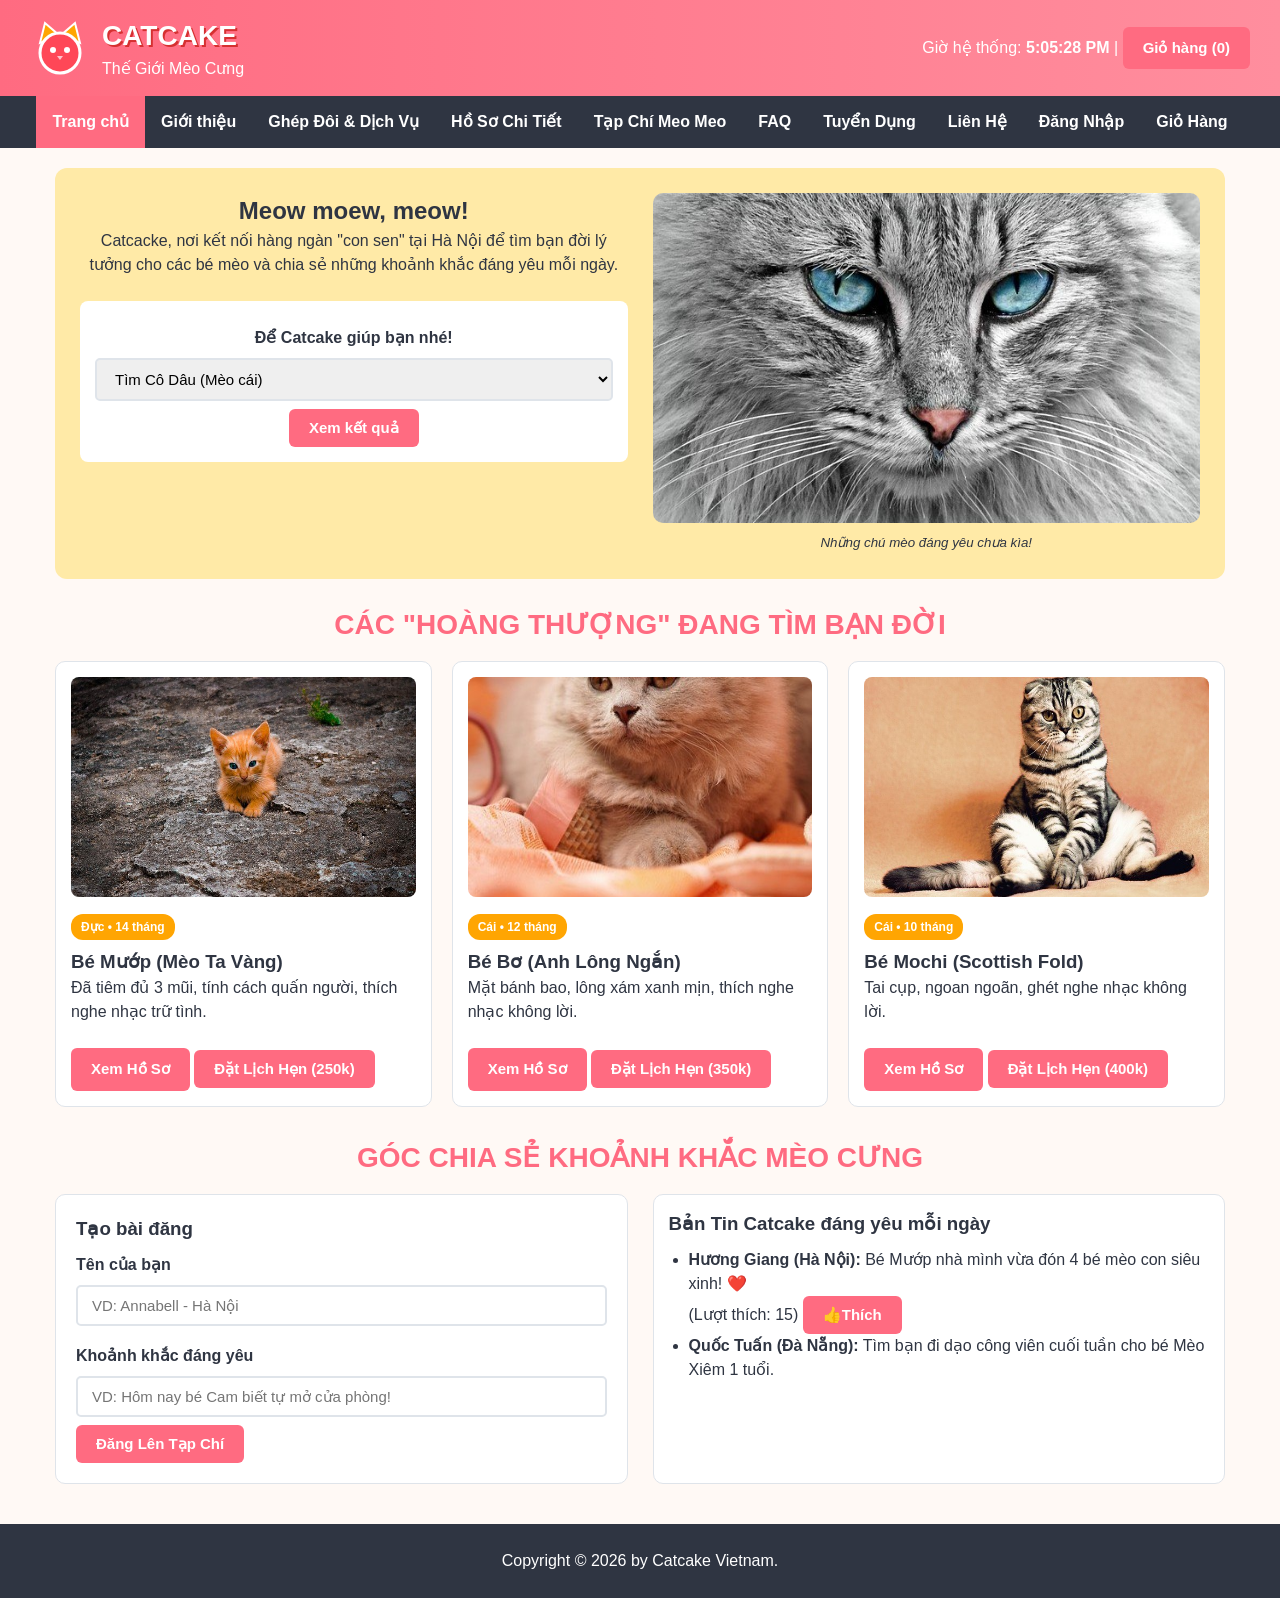
<file: index.html>
<!DOCTYPE html>
<html lang="vi">
<head>
    <meta charset="UTF-8">
    <meta name="viewport" content="width=device-width, initial-scale=1.0">
    <title>Catcake</title>
    <link rel="stylesheet" href="style.css">
    <!-- Internal CSS cho Banner Trang chủ -->
    <style>
        .hero-box {
            background-color: #ffeaa7;
            padding: 25px;
            border-radius: 12px;
            text-align: center;
            margin-bottom: 25px;
        }
        #match-result {
            display: none;
            background-color: #dff9fb;
            padding: 15px;
            border-radius: 8px;
            margin-top: 15px;
            border: 2px dashed #ff6b81;
        }
    </style>
</head>
<body>
    <!-- Header với Logo SVG (Yêu cầu 1 & Chương 2 - Mục 2.3.4) -->
    <header>
        <div class="logo-box">
            <svg width="60" height="60">
                <polygon points="10,25 15,5 30,18" style="fill:#ffa502;stroke:#ffffff;stroke-width:2" />
                <polygon points="50,25 45,5 30,18" style="fill:#ffa502;stroke:#ffffff;stroke-width:2" />
                <circle cx="30" cy="35" r="20" stroke="white" stroke-width="3" fill="#ff4757" />
                <circle cx="23" cy="32" r="3" fill="white" />
                <circle cx="37" cy="32" r="3" fill="white" />
                <polygon points="27,38 33,38 30,42" style="fill:pink;" />
            </svg>
            <div>
                <h1>CATCAKE</h1>
                <p>Thế Giới Mèo Cưng</p>    
            </div>
        </div>
        <div>
            <span>Giờ hệ thống: <b id="live-clock">00:00:00</b></span> |
            <a href="cart.html" class="btn"> Giỏ hàng (<span id="cart-count">0</span>)</a>
        </div>
    </header>

    <!-- Thanh điều hướng nhất quán 10 trang -->
    <nav>
        <ul>
            <li><a href="index.html" class="active">Trang chủ</a></li>
            <li><a href="about.html">Giới thiệu</a></li>
            <li><a href="products.html">Ghép Đôi & Dịch Vụ</a></li>
            <li><a href="product-detail.html">Hồ Sơ Chi Tiết</a></li>
            <li><a href="news.html">Tạp Chí Meo Meo</a></li>
            <li><a href="faq.html">FAQ</a></li>
            <li><a href="careers.html">Tuyển Dụng</a></li>
            <li><a href="contact.html">Liên Hệ</a></li>
            <li><a href="login.html">Đăng Nhập</a></li>
            <li><a href="cart.html">Giỏ Hàng</a></li>
        </ul>
    </nav>

    <main class="container">
        <!-- Khu vực Slideshow tự động & Tìm bạn đời nhanh -->
        <section class="hero-box grid-2">
            <div>
                <h2> Meow moew, meow!</h2>
                <p> Catcacke, nơi kết nối hàng ngàn "con sen" tại Hà Nội để tìm bạn đời lý tưởng cho các bé mèo và chia sẻ những khoảnh khắc đáng yêu mỗi ngày.</p>
                <br>
                <div style="background: white; padding: 15px; border-radius: 8px;">
                    <h3> </h3>
                    <label for="mate-gender">Để Catcake giúp bạn nhé!</label>
                    <select id="mate-gender">
                        <option value="Cái">Tìm Cô Dâu (Mèo cái)</option>
                        <option value="Đực">Tìm Chú Rể (Mèo đực)</option>
                    </select>
                    <button class="btn" onclick="findCatMate()">Xem kết quả </button>
                    <div id="match-result"></div>
                </div>
            </div>
            <div>
                <img id="home-slideshow" src="images/slide-1.jpg" alt="Slideshow Mèo" style="width:100%; height:330px; border-radius:10px;">
                <p><small><i> Những chú mèo đáng yêu chưa kìa!</i></small></p>
            </div>
        </section>

        <!-- Danh sách ứng viên mèo Việt Nam nổi bật -->
        <h2 class="section-title"> Các "Hoàng Thượng" Đang Tìm Bạn Đời</h2>
        <section class="grid-3">
            <article class="card">
                <img src="images/cat-muop.jpg" alt="Mèo Mướp">
                <span class="badge">Đực • 14 tháng</span>
                <h3>Bé Mướp (Mèo Ta Vàng)</h3>
            
                <p>Đã tiêm đủ 3 mũi, tính cách quấn người, thích nghe nhạc trữ tình.</p>
                <br>
                <a href="product-detail.html" class="btn">Xem Hồ Sơ</a>
                <button class="btn" onclick="addToCart('CAT01', 'Gói Hẹn Hò Cùng Bé Mướp', 250000)">Đặt Lịch Hẹn (250k)</button>
            </article>

            <article class="card">
                <img src="images/cat-bo.jpg" alt="Mèo Bơ">
                <span class="badge">Cái • 12 tháng</span>
                <h3>Bé Bơ (Anh Lông Ngắn)</h3>
             
                <p>Mặt bánh bao, lông xám xanh mịn, thích nghe nhạc không lời.</p>
                <br>
                <a href="product-detail.html" class="btn">Xem Hồ Sơ</a>
                <button class="btn" onclick="addToCart('CAT02', 'Gói Hẹn Hò Cùng Bé Bơ', 350000)">Đặt Lịch Hẹn (350k)</button>
            </article>

            <article class="card">
                <img src="images/cat-mochi.jpg" alt="Mèo Mochi">
                <span class="badge">Cái • 10 tháng</span>
                <h3>Bé Mochi (Scottish Fold)</h3>
    
                <p>Tai cụp, ngoan ngoãn, ghét nghe nhạc không lời.</p>
                <br>
                <a href="product-detail.html" class="btn">Xem Hồ Sơ</a>
                <button class="btn" onclick="addToCart('CAT03', 'Gói Hẹn Hò Cùng Bé Mochi', 400000)">Đặt Lịch Hẹn (400k)</button>
            </article>
        </section>

        <!-- Góc chia sẻ khoảnh khắc mèo cưng (Thao tác DOM createElement/appendChild Chương 5 - 5.1) -->
        <h2 class="section-title"> Góc Chia Sẻ Khoảnh Khắc Mèo Cưng</h2>
        <section class="grid-2">
            <div>
                <form onsubmit="return false;">
                    <h3>Tạo bài đăng</h3>
                    <label for="owner-name">Tên của bạn</label>
                    <input type="text" id="owner-name" placeholder="VD: Annabell - Hà Nội">
                    <label for="moment-text">Khoảnh khắc đáng yêu</label>
                    <input type="text" id="moment-text" placeholder="VD: Hôm nay bé Cam biết tự mở cửa phòng!">
                    <button type="button" class="btn" onclick="shareMoment()">Đăng Lên Tạp Chí</button>
                </form>
            </div>
            <div class="card">
                <h3>Bản Tin Catcake đáng yêu mỗi ngày </h3>
                <ul id="moment-list" style="padding-left: 20px; margin-top: 10px;">
                    <li><b>Hương Giang (Hà Nội):</b> Bé Mướp nhà mình vừa đón 4 bé mèo con siêu xinh! ❤️ <br>(Lượt thích: <span id="like-count">15</span>) <button class="btn" onclick="likeMoment()">👍Thích</button></li>
                    <li><b>Quốc Tuấn (Đà Nẵng):</b> Tìm bạn đi dạo công viên cuối tuần cho bé Mèo Xiêm 1 tuổi.</li>
                </ul>
            </div>
        </section>
    </main>

    <footer>
        <p> Copyright &copy; 2026 by Catcake Vietnam. </p>
    </footer>

    <script src="script.js"></script>
    <script>
        // Slideshow tự động (Chương 5 - Mục 5.1)
        let slideImages = [
            "images/slide-1.jpg",
            "images/slide-2.jpg",
            "images/slide-3.jpg"
        ];
        let slideIdx = 0;
        setInterval(function() {
            slideIdx = (slideIdx + 1) % slideImages.length;
            document.getElementById("home-slideshow").src = slideImages[slideIdx];
        }, 3000);

        // Thêm khoảnh khắc mới bằng createElement & appendChild (Chương 5 - Mục 5.1 & 5.4.7)
        function shareMoment() {
            let owner = document.getElementById("owner-name").value;
            let text = document.getElementById("moment-text").value;
            if (owner === "" || text === "") {
                alert("Vui lòng nhập đầy đủ tên và nội dung khoảnh khắc!");
                return;
            }
            let li = document.createElement("li");
            // Chống XSS + đúng kiến thức Chương 5 (Thay đổi nội dung element bằng textContent)
            let nameTag = document.createElement("b");
            nameTag.textContent = owner + ":";
            li.appendChild(nameTag);
            let textTag = document.createElement("span");
            textTag.textContent = " " + text;
            li.appendChild(textTag);
            document.getElementById("moment-list").appendChild(li);
            document.getElementById("owner-name").value = "";
            document.getElementById("moment-text").value = "";
        }

        // Bộ đếm lượt thả tim (Chương 5 - Mục 5.1)
        let likes = 15;
        function likeMoment() {
            likes++;
            document.getElementById("like-count").innerText = likes;
        }
    </script>
</body>
</html>
</file>
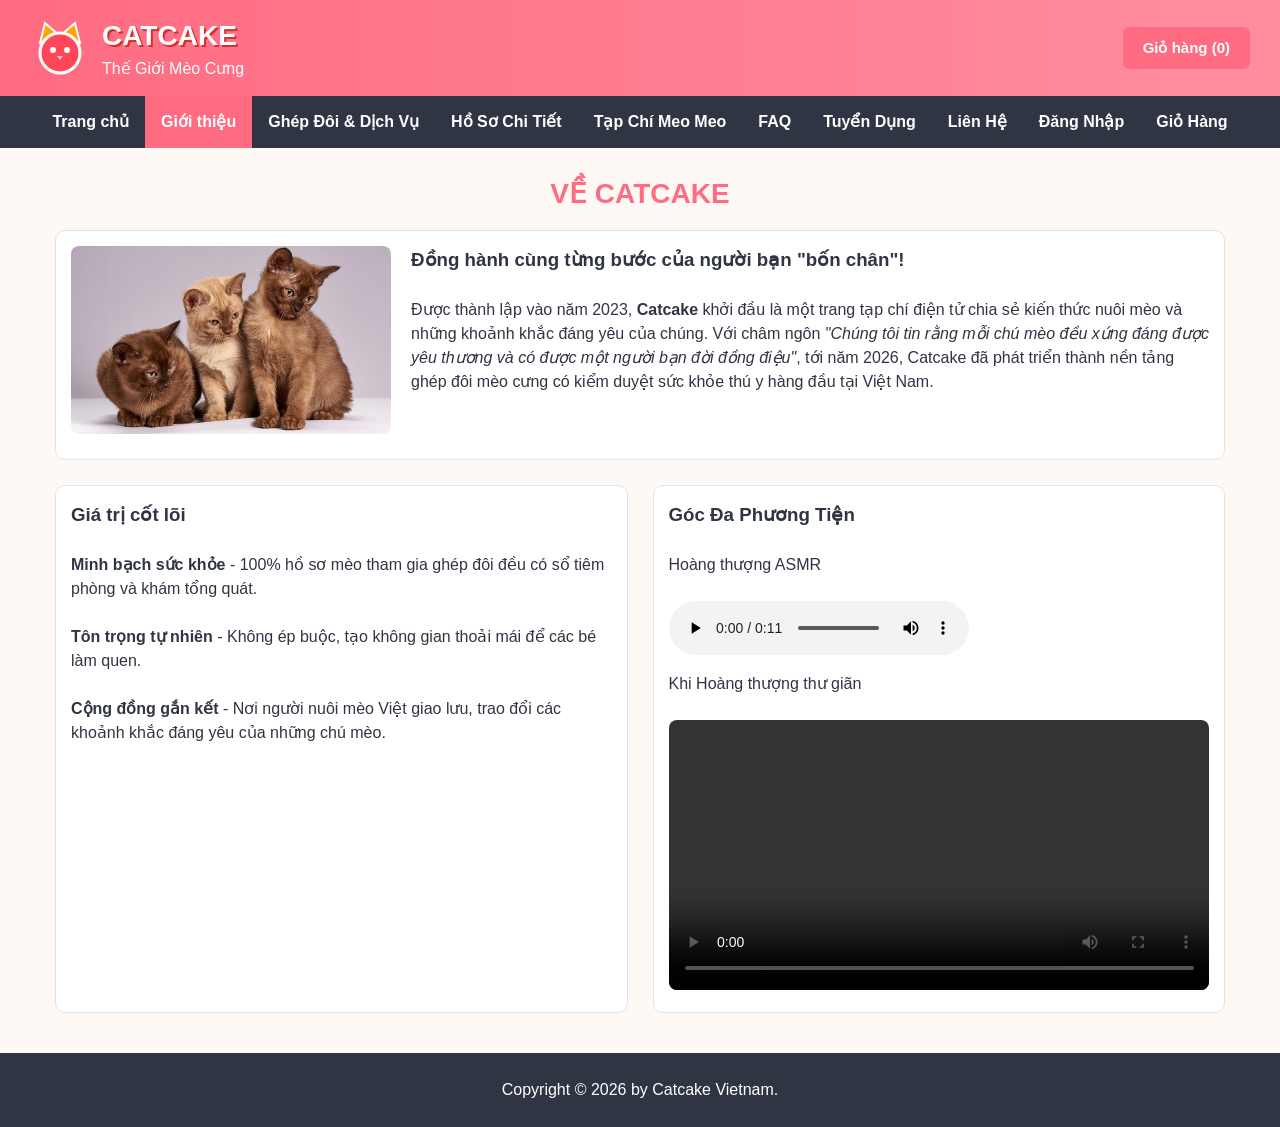
<file: about.html>
<!DOCTYPE html>
<html lang="vi">
<head>
    <meta charset="UTF-8">
    <meta name="viewport" content="width=device-width, initial-scale=1.0">
    <title>Catcake</title>
    <link rel="stylesheet" href="style.css">
</head>
<body>
    <header>
        <div class="logo-box">
            <svg width="60" height="60">
                <polygon points="10,25 15,5 30,18" style="fill:#ffa502;stroke:#ffffff;stroke-width:2" />
                <polygon points="50,25 45,5 30,18" style="fill:#ffa502;stroke:#ffffff;stroke-width:2" />
                <circle cx="30" cy="35" r="20" stroke="white" stroke-width="3" fill="#ff4757" />
                <circle cx="23" cy="32" r="3" fill="white" />
                <circle cx="37" cy="32" r="3" fill="white" />
            </svg>
            <div>
                <h1>CATCAKE</h1>
                <p>Thế Giới Mèo Cưng</p>
            </div>
        </div>
        <div>
            <a href="cart.html" class="btn"> Giỏ hàng (<span id="cart-count">0</span>)</a>
        </div>
    </header>

    <nav>
        <ul>
            <li><a href="index.html">Trang chủ</a></li>
            <li><a href="about.html" class="active">Giới thiệu</a></li>
            <li><a href="products.html">Ghép Đôi & Dịch Vụ</a></li>
            <li><a href="product-detail.html">Hồ Sơ Chi Tiết</a></li>
            <li><a href="news.html">Tạp Chí Meo Meo</a></li>
            <li><a href="faq.html">FAQ</a></li>
            <li><a href="careers.html">Tuyển Dụng</a></li>
            <li><a href="contact.html">Liên Hệ</a></li>
            <li><a href="login.html">Đăng Nhập</a></li>
            <li><a href="cart.html">Giỏ Hàng</a></li>
        </ul>
    </nav>

    <main class="container">
        <h2 class="section-title"> Về Catcake</h2>

        <!-- Sử dụng Float cho hình ảnh và đoạn văn (Chương 4 - Mục 4.2) -->
        <section class="card clearfix" style="margin-bottom: 25px;">
            <img src="images/about-studio.jpg" alt="Không gian Catcake Studio - nơi các bé mèo hẹn hò" style="float: left; width: 320px; height: 188px; margin-right: 20px;">
            <h3>Đồng hành cùng từng bước của người bạn "bốn chân"!  </h3>
            <br>
            <p>Được thành lập vào năm 2023, <b>Catcake</b> khởi đầu là một trang tạp chí điện tử chia sẻ kiến thức nuôi mèo và những khoảnh khắc đáng yêu của chúng. Với châm ngôn <i>"Chúng tôi tin rằng mỗi chú mèo đều xứng đáng được yêu thương và có được một người bạn đời đồng điệu"</i>, tới năm 2026, Catcake đã phát triển thành nền tảng ghép đôi mèo cưng có kiểm duyệt sức khỏe thú y hàng đầu tại Việt Nam.</p>
               
        </section>

        <!-- Danh sách mô tả Giá trị cốt lõi <dl> <dt> <dd> (Chương 2 - Mục 2.2.1) -->
        <section class="grid-2">
            <div class="card">
                <h3>Giá trị cốt lõi</h3>
                <br>
                <dl>
                    <dt><b> Minh bạch sức khỏe</b> - 100% hồ sơ mèo tham gia ghép đôi đều có sổ tiêm phòng và khám tổng quát.</dt>
                  <br>  
                    <dt><b>Tôn trọng tự nhiên</b> - Không ép buộc, tạo không gian thoải mái để các bé làm quen.</dt>
                  <br>  
                    <dt><b>Cộng đồng gắn kết</b> - Nơi người nuôi mèo Việt giao lưu, trao đổi các khoảnh khắc đáng yêu của những chú mèo.</dt>
                    
                </dl>
            </div>

            <!-- Đa phương tiện Video & Audio (Chương 2 - Mục 2.3.4) -->
            <div class="card">
                <h3>Góc Đa Phương Tiện</h3>
                <br>
                <p> Hoàng thượng ASMR</p>
                <br>
                <audio controls>
                    <source src="video&audio\dragon-studio-purring-cat-401727.mp3" type="audio/mpeg">
                    Trình duyệt của bạn không hỗ trợ phần tử audio.
                </audio>
                <p style="margin-top:10px;">Khi Hoàng thượng thư giãn</p>
                <br>
                <video style="width:100%; border-radius: 8px;" controls>
                    <source src="video&audio\Mèo Con Ngủ Lông - Free on Pixabay.mp4" type="video/mp4">
                    Trình duyệt không hỗ trợ thẻ video.
                </video>
            </div>
        </section>

        
    </main>

    <footer>
        <p> Copyright &copy; 2026 by Catcake Vietnam.</p>
    </footer>
    <script src="script.js"></script>
</body>
</html>
</file>
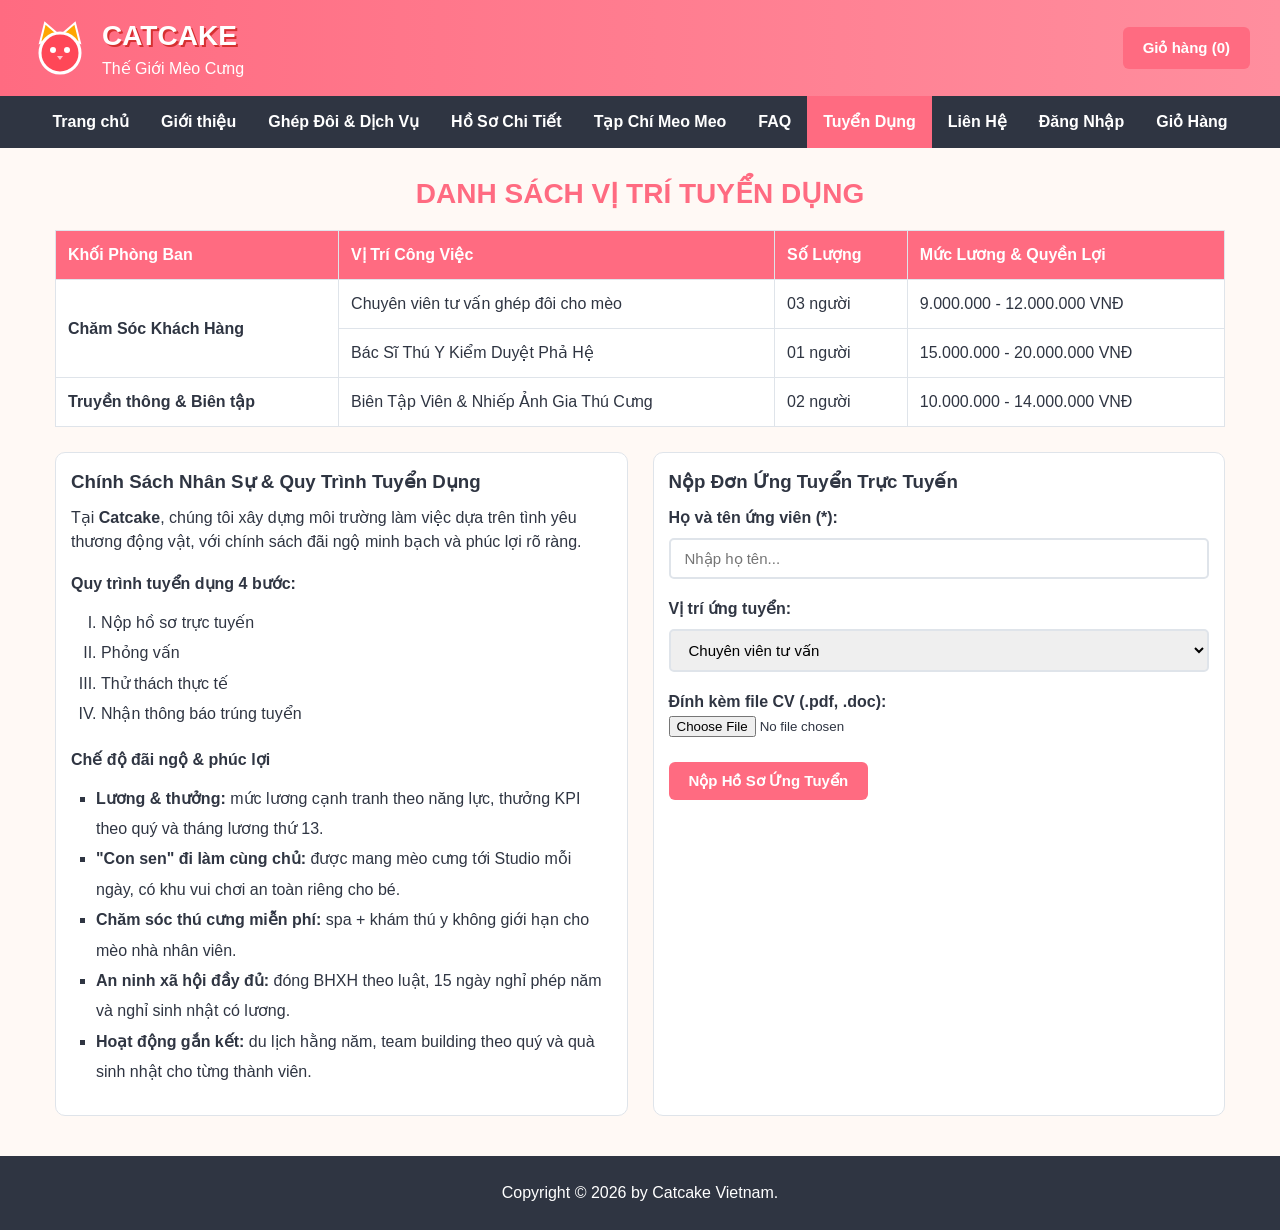
<file: careers.html>
<!DOCTYPE html>
<html lang="vi">
<head>
    <meta charset="UTF-8">
    <meta name="viewport" content="width=device-width, initial-scale=1.0">
    <title>Catcake</title>
    <link rel="stylesheet" href="style.css">
</head>
<body>
    <header>
        <div class="logo-box">
            <svg width="60" height="60">
                <circle cx="30" cy="35" r="20" stroke="white" stroke-width="3" fill="#ff4757" />
            </svg>
            <div>
                <h1>CATCAKE</h1>
                <p>Thế Giới Mèo Cưng</p>
            </div>
        </div>
        <div>
            <a href="cart.html" class="btn"> Giỏ hàng (<span id="cart-count">0</span>)</a>
        </div>
    </header>

    <nav>
        <ul>
            <li><a href="index.html">Trang chủ</a></li>
            <li><a href="about.html">Giới thiệu</a></li>
            <li><a href="products.html">Ghép Đôi & Dịch Vụ</a></li>
            <li><a href="product-detail.html">Hồ Sơ Chi Tiết</a></li>
            <li><a href="news.html">Tạp Chí Meo Meo</a></li>
            <li><a href="faq.html">FAQ</a></li>
            <li><a href="careers.html" class="active">Tuyển Dụng</a></li>
            <li><a href="contact.html">Liên Hệ</a></li>
            <li><a href="login.html">Đăng Nhập</a></li>
            <li><a href="cart.html">Giỏ Hàng</a></li>
        </ul>
    </nav>

    <main class="container">
        <h2 class="section-title"> Danh Sách Vị Trí Tuyển Dụng</h2>

        <table>
            <thead>
                <tr>
                    <th>Khối Phòng Ban</th>
                    <th>Vị Trí Công Việc</th>
                    <th>Số Lượng</th>
                    <th>Mức Lương & Quyền Lợi</th>
                </tr>
            </thead>
            <tbody>
                <tr>
                    <td rowspan="2"><b>Chăm Sóc Khách Hàng</b></td>
                    <td>Chuyên viên tư vấn ghép đôi cho mèo</td>
                    <td>03 người</td>
                    <td>9.000.000 - 12.000.000 VNĐ</td>
                </tr>
                <tr>
                    <td>Bác Sĩ Thú Y Kiểm Duyệt Phả Hệ</td>
                    <td>01 người</td>
                    <td>15.000.000 - 20.000.000 VNĐ</td>
                </tr>
                <tr>
                    <td><b> Truyền thông & Biên tập</b></td>
                    <td>Biên Tập Viên & Nhiếp Ảnh Gia Thú Cưng</td>
                    <td>02 người</td>
                    <td>10.000.000 - 14.000.000 VNĐ</td>
                </tr>
            </tbody>
        </table>

        <!-- Chính sách & phúc lợi + Biểu mẫu ứng tuyển: 2 cột CSS Grid cân bằng (Chương 4 - Mục 4.3),
             hai cột đều là .card nên chiều cao được kéo dài bằng nhau - hết canh lệch -->
        <section class="grid-2" style="margin-top: 25px;">
            <div class="card">
                <h3>Chính Sách Nhân Sự &amp; Quy Trình Tuyển Dụng</h3>
                <p style="margin-top: 10px;">Tại <b>Catcake</b>, chúng tôi xây dựng môi trường làm việc
                    dựa trên tình yêu thương động vật, với chính sách đãi ngộ minh bạch và phúc lợi rõ ràng.</p>
                <h4 style="margin-top: 18px;">Quy trình tuyển dụng 4 bước:</h4>
                <ol style="list-style-type: upper-roman; padding-left: 30px; margin: 12px 0; line-height: 1.9;">
                    <li>Nộp hồ sơ trực tuyến</li>
                    <li>Phỏng vấn</li>
                    <li>Thử thách thực tế</li>
                    <li>Nhận thông báo trúng tuyển</li>
                </ol>
                <h4 style="margin-top: 18px;">Chế độ đãi ngộ &amp; phúc lợi</h4>
                <ul style="list-style-type: square; padding-left: 25px; margin: 12px 0; line-height: 1.9;">
                    <li><b>Lương &amp; thưởng:</b> mức lương cạnh tranh theo năng lực, thưởng KPI theo quý và tháng lương thứ 13.</li>
                    <li><b>"Con sen" đi làm cùng chủ:</b> được mang mèo cưng tới Studio mỗi ngày, có khu vui chơi an toàn riêng cho bé.</li>
                    <li><b>Chăm sóc thú cưng miễn phí:</b> spa + khám thú y không giới hạn cho mèo nhà nhân viên.</li>
                    <li><b>An ninh xã hội đầy đủ:</b> đóng BHXH theo luật, 15 ngày nghỉ phép năm và nghỉ sinh nhật có lương.</li>
                    <li><b>Hoạt động gắn kết:</b> du lịch hằng năm, team building theo quý và quà sinh nhật cho từng thành viên.</li>
                </ul>
               
            </div>

            <div class="card">
                <!-- CSS inline (Chương 3 - 3.3.1): tắt nền/viền riêng của form để đồng bộ với card bao ngoài -->
                <form onsubmit="alert('Hồ sơ ứng tuyển của bạn đã được gửi thành công!'); return false;"
                      style="background-color: transparent; border: none; padding: 0;">
                <h3> Nộp Đơn Ứng Tuyển Trực Tuyến</h3>
                <label for="job-name">Họ và tên ứng viên (*):</label>
                <input type="text" id="job-name" required placeholder="Nhập họ tên...">

                <label for="job-pos">Vị trí ứng tuyển:</label>
                <select id="job-pos">
                    <optgroup label="Chăm Sóc Khách Hàng">
                        <option value="maimoi">Chuyên viên tư vấn</option>
                        <option value="bacsi">Bác Sĩ Thú Y</option>
                    </optgroup>
                    <optgroup label="Truyền Thông & Biên Tập">
                        <option value="bientap">Biên Tập Viên / Nhiếp Ảnh</option>
                    </optgroup>
                </select>

                <label for="job-cv">Đính kèm file CV (.pdf, .doc):</label>
                <input type="file" id="job-cv" accept=".pdf,.doc,.docx" required>

                <br><br>
                <input type="submit" class="btn" value="Nộp Hồ Sơ Ứng Tuyển">
                </form>
            </div>
        </section>
    </main>

    <footer>
        <p> Copyright &copy; 2026 by Catcake Vietnam.</p>
    </footer>
    <script src="script.js"></script>
</body>
</html>
</file>
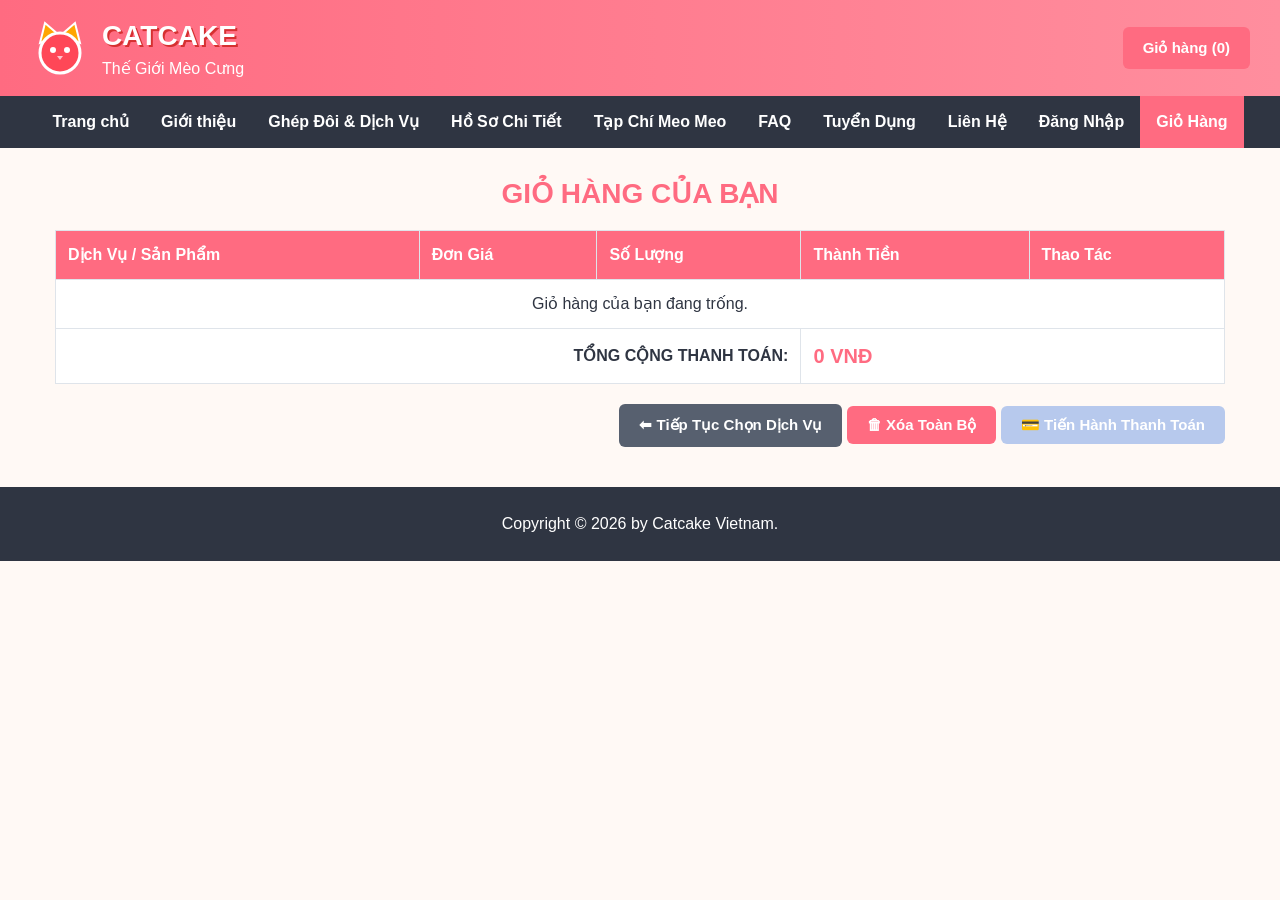
<file: cart.html>
<!DOCTYPE html>
<html lang="vi">
<head>
    <meta charset="UTF-8">
    <meta name="viewport" content="width=device-width, initial-scale=1.0">
    <title>Catcake</title>
    <link rel="stylesheet" href="style.css">
</head>
<body>
    <header>
        <div class="logo-box">
            <svg width="60" height="60">
                <circle cx="30" cy="35" r="20" stroke="white" stroke-width="3" fill="#ff4757" />
            </svg>
            <div>
                <h1>CATCAKE</h1>
                <p>Thế Giới Mèo Cưng</p>
            </div>
        </div>
        <div>
            <a href="cart.html" class="btn"> Giỏ hàng (<span id="cart-count">0</span>)</a>
        </div>
    </header>

    <nav>
        <ul>
            <li><a href="index.html">Trang chủ</a></li>
            <li><a href="about.html">Giới thiệu</a></li>
            <li><a href="products.html">Ghép Đôi & Dịch Vụ</a></li>
            <li><a href="product-detail.html">Hồ Sơ Chi Tiết</a></li>
            <li><a href="news.html">Tạp Chí Meo Meo</a></li>
            <li><a href="faq.html">FAQ</a></li>
            <li><a href="careers.html">Tuyển Dụng</a></li>
            <li><a href="contact.html">Liên Hệ</a></li>
            <li><a href="login.html">Đăng Nhập</a></li>
            <li><a href="cart.html" class="active">Giỏ Hàng</a></li>
        </ul>
    </nav>

    <main class="container">
        <h2 class="section-title">Giỏ Hàng Của Bạn</h2>

        <table>
    
            <thead>
                <tr>
                    <th>Dịch Vụ / Sản Phẩm</th>
                    <th>Đơn Giá</th>
                    <th>Số Lượng</th>
                    <th>Thành Tiền</th>
                    <th>Thao Tác</th>
                </tr>
            </thead>
            <tbody id="cart-body">
                <!-- Dữ liệu được đổ tự động từ localStorage qua script.js -->
            </tbody>
            <tfoot>
                <tr>
                    <td colspan="3" style="text-align:right; font-weight:bold;">TỔNG CỘNG THANH TOÁN:</td>
                    <td colspan="2"><b id="cart-total" style="color:#ff6b81; font-size:2rem;">0 VNĐ</b></td>
                </tr>
            </tfoot>
        </table>

        <div style="text-align: right; margin-top: 20px;">
            <a href="products.html" class="btn" style="background-color:#57606f;">⬅ Tiếp Tục Chọn Dịch Vụ</a>
            <button class="btn" style="background-color:#ff6b81;" onclick="clearAllCart()">🗑 Xóa Toàn Bộ</button>
            <button class="btn" style="background-color:#b7c9ed;" onclick="checkoutCart()">💳 Tiến Hành Thanh Toán</button>
        </div>
    </main>

    <footer>
        <p> Copyright &copy; 2026 by Catcake Vietnam.</p>
    </footer>
    <script src="script.js"></script>
</body>
</html>
</file>
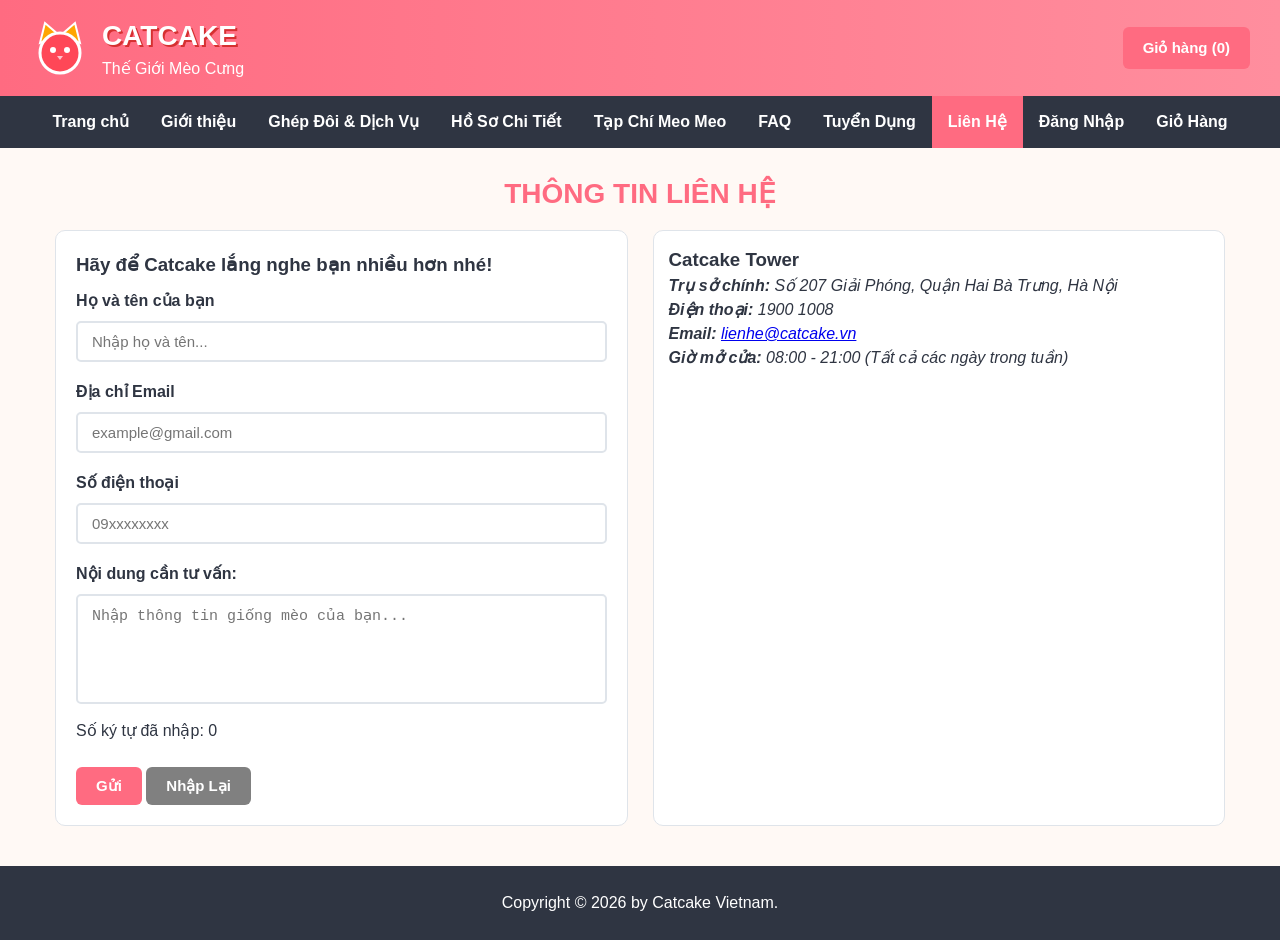
<file: contact.html>
<!DOCTYPE html>
<html lang="vi">
<head>
    <meta charset="UTF-8">
    <meta name="viewport" content="width=device-width, initial-scale=1.0">
    <title> Catcake </title>
    <link rel="stylesheet" href="style.css">
</head>
<body>
    <header>
        <div class="logo-box">
            <svg width="60" height="60">
                <circle cx="30" cy="35" r="20" stroke="white" stroke-width="3" fill="#ff4757" />
            </svg>
            <div>
                <h1>CATCAKE</h1>
                <p>Thế Giới Mèo Cưng</p>
            </div>
        </div>
        <div>
            <a href="cart.html" class="btn">Giỏ hàng (<span id="cart-count">0</span>)</a>
        </div>
    </header>

    <nav>
        <ul>
            <li><a href="index.html">Trang chủ</a></li>
            <li><a href="about.html">Giới thiệu</a></li>
            <li><a href="products.html">Ghép Đôi & Dịch Vụ</a></li>
            <li><a href="product-detail.html">Hồ Sơ Chi Tiết</a></li>
            <li><a href="news.html">Tạp Chí Meo Meo</a></li>
            <li><a href="faq.html">FAQ</a></li>
            <li><a href="careers.html">Tuyển Dụng</a></li>
            <li><a href="contact.html" class="active">Liên Hệ</a></li>
            <li><a href="login.html">Đăng Nhập</a></li>
            <li><a href="cart.html">Giỏ Hàng</a></li>
        </ul>
    </nav>

    <main class="container">
        <h2 class="section-title">Thông Tin Liên Hệ</h2>

        <section class="grid-2">
            <!-- Biểu mẫu liên hệ có đếm ký tự onkeyup (Chương 5 - Mục 5.1) -->
            <div>
                <form name="contactForm" onsubmit="return validateContact()">
                    <h3>Hãy để Catcake lắng nghe bạn nhiều hơn nhé!</h3>
                    <label for="c-name">Họ và tên của bạn</label>
                    <input type="text" id="c-name" name="fullname" placeholder="Nhập họ và tên...">

                    <label for="c-email">Địa chỉ Email</label>
                    <input type="email" id="c-email" name="email" placeholder="example@gmail.com">

                    <label for="c-phone">Số điện thoại</label>
                    <input type="tel" id="c-phone" name="phone" placeholder="09xxxxxxxx">

                    <label for="c-msg">Nội dung cần tư vấn:</label>
                    <textarea id="c-msg" onkeyup="countChars()" placeholder="Nhập thông tin giống mèo của bạn..."></textarea>
                    <p id="char-counter">Số ký tự đã nhập: 0</p>
                    <br>
                    <input type="submit" class="btn" value="Gửi">
                    <input type="reset" class="btn" style="background-color:gray;" value="Nhập Lại">
                </form>
            </div>

            <!-- Thông tin văn phòng & Google Maps nhúng bằng <iframe> (Chương 2 - Mục 2.3.4) -->
            <div class="card">
                <h3> Catcake Tower </h3>
                <address>
                    <b>Trụ sở chính:</b> Số 207 Giải Phóng, Quận Hai Bà Trưng, Hà Nội <br>
                    <b>Điện thoại:</b> 1900 1008<br>
                    <b>Email:</b> <a href="mailto:lienhe@catcake.vn">lienhe@catcake.vn</a><br>
                    <b>Giờ mở cửa:</b> 08:00 - 21:00 (Tất cả các ngày trong tuần)
                </address>
                <br>
                <iframe src="https://www.google.com/maps/embed?pb=!1m18!1m12!1m3!1d3724.813813879244!2d105.83992427343277!3d21.00009918876586!2m3!1f0!2f0!3f0!3m2!1i1024!2i768!4f13.1!3m3!1m2!1s0x3135ac71752d8f79%3A0xd2ec575c01017afa!2sNational%20Economics%20University!5e0!3m2!1sen!2s!4v1724816444535!5m2!1sen!2s" 
                        width="100%" height="280" style="border:0;" allowfullscreen="" title="Bản đồ Catcake tại NEU"></iframe>
            </div>
        </section>
    </main>

    <footer>
        <p> Copyright &copy; 2026 by Catcake Vietnam.</p>
    </footer>
    <script src="script.js"></script>
    <script>
        function countChars() {
            let txt = document.getElementById("c-msg").value;
            document.getElementById("char-counter").innerHTML = "Số ký tự đã nhập: " + txt.length;
        }
        function validateContact() {
            let name = document.getElementById("c-name").value;
            let email = document.getElementById("c-email").value;
            if (name === "" || email === "") {
                alert("Họ tên và Email không được để trống!");
                return false;
            }
            alert("Cảm ơn " + name + "! Yêu cầu tư vấn của bạn đã được gửi tới Catcake.");
            return false;
        }
    </script>
</body>
</html>
</file>
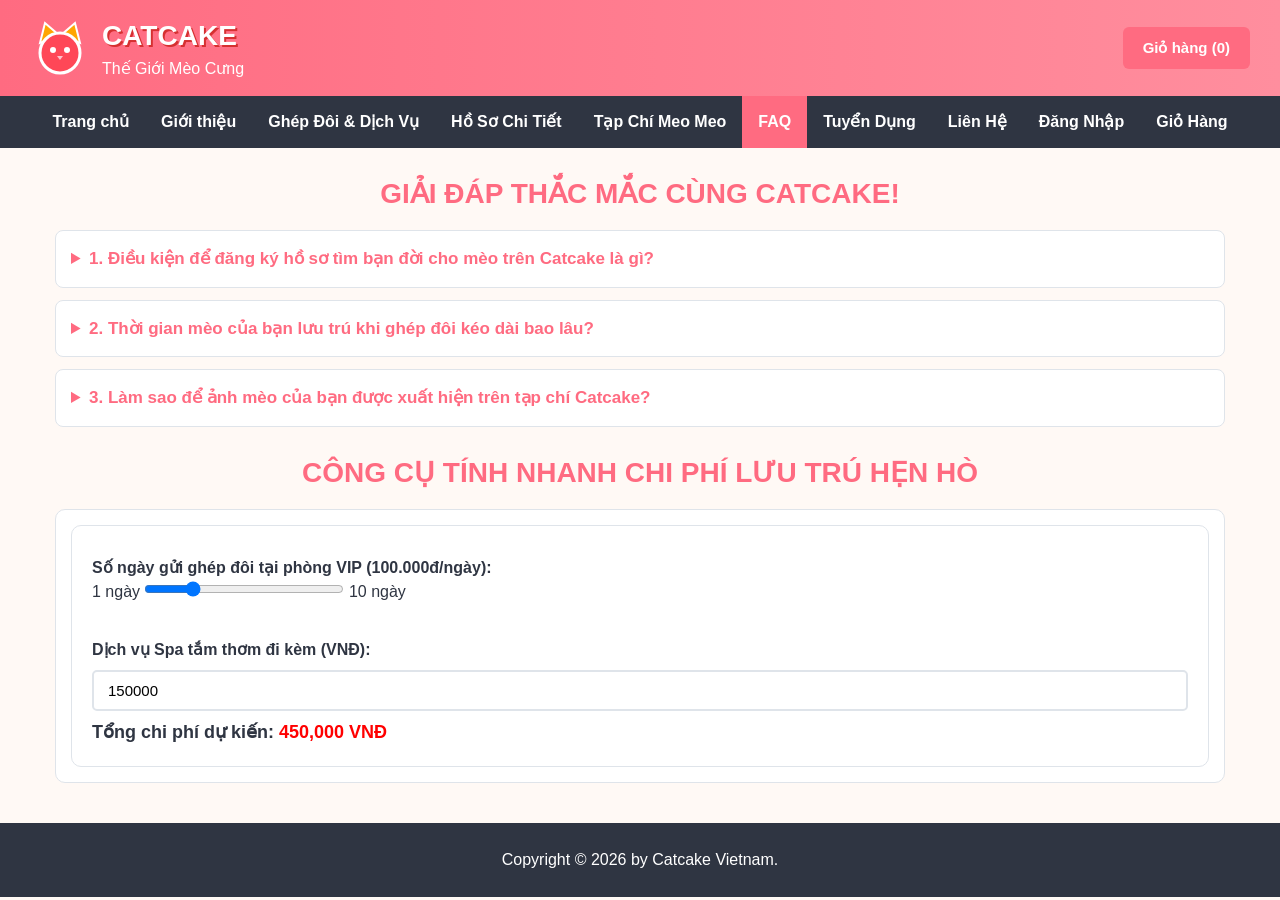
<file: faq.html>
<!DOCTYPE html>
<html lang="vi">
<head>
    <meta charset="UTF-8">
    <meta name="viewport" content="width=device-width, initial-scale=1.0">
    <title> Catcake</title>
    <link rel="stylesheet" href="style.css">
    <style>
        details {
            background: white;
            padding: 15px;
            margin-bottom: 12px;
            border-radius: 8px;
            border: 1px solid #dfe4ea;
            cursor: pointer;
        }
        summary {
            font-weight: bold;
            color: #ff6b81;
            font-size: 1.7rem;
        }
    </style>
</head>
<body>
    <header>
        <div class="logo-box">
            <svg width="60" height="60">
                <circle cx="30" cy="35" r="20" stroke="white" stroke-width="3" fill="#ff4757" />
            </svg>
            <div>
                <h1>CATCAKE</h1>
                <p>Thế Giới Mèo Cưng</p>
            </div>
        </div>
        <div>
            <a href="cart.html" class="btn"> Giỏ hàng (<span id="cart-count">0</span>)</a>
        </div>
    </header>

    <nav>
        <ul>
            <li><a href="index.html">Trang chủ</a></li>
            <li><a href="about.html">Giới thiệu</a></li>
            <li><a href="products.html">Ghép Đôi & Dịch Vụ</a></li>
            <li><a href="product-detail.html">Hồ Sơ Chi Tiết</a></li>
            <li><a href="news.html">Tạp Chí Meo Meo</a></li>
            <li><a href="faq.html" class="active">FAQ</a></li>
            <li><a href="careers.html">Tuyển Dụng</a></li>
            <li><a href="contact.html">Liên Hệ</a></li>
            <li><a href="login.html">Đăng Nhập</a></li>
            <li><a href="cart.html">Giỏ Hàng</a></li>
        </ul>
    </nav>

    <main class="container">
        <h2 class="section-title"> Giải đáp thắc mắc cùng Catcake! </h2>

        <!-- Sử dụng thẻ <details> và <summary> (Chương 2 - Mục 2.2.1) -->
        <section>
            <details>
                <summary>1. Điều kiện để đăng ký hồ sơ tìm bạn đời cho mèo trên Catcake là gì?</summary>
                <p>Mèo tham gia cần đạt từ 10 tháng tuổi trở lên, đã tiêm phòng đầy đủ mũi 4, không mắc các bệnh nấm da hay ký sinh trùng tại thời điểm hẹn hò.</p>
            </details>

            <details>
                <summary>2. Thời gian mèo của bạn lưu trú khi ghép đôi kéo dài bao lâu?</summary>
                <p>Thông thường hai bé sẽ ở cùng nhau từ 3 đến 5 ngày tại phòng riêng có camera theo dõi 24/7 của Catcake.</p>
            </details>

            <details>
                <summary>3. Làm sao để ảnh mèo của bạn được xuất hiện trên tạp chí Catcake?</summary>
                <p>Bạn có thể đăng ký tài khoản thành viên và gửi ảnh chất lượng cao ở mục Cộng đồng. Ban biên tập sẽ chọn 20 bức ảnh xuất sắc nhất mỗi tháng để đăng tải trên tạp chí.</p>
            </details>
        </section>

        <!-- Công cụ ước tính chi phí lưu trú sử dụng thẻ <output> (Chương 2 - Mục 2.3.1.10) -->
        <h2 class="section-title"> Công Cụ Tính Nhanh Chi Phí Lưu Trú Hẹn Hò</h2>
        <section class="card">
            <form oninput="totalCost.value = (parseInt(days.value) * 100000 + parseInt(spaFee.value)).toLocaleString() + ' VNĐ'">
                <label for="days">Số ngày gửi ghép đôi tại phòng VIP (100.000đ/ngày): </label>
                1 ngày <input type="range" id="days" name="days" min="1" max="10" value="3" style="width:200px;"> 10 ngày
                <br><br>
                <label for="spaFee">Dịch vụ Spa tắm thơm đi kèm (VNĐ):</label>
                <input type="number" id="spaFee" name="spaFee" value="150000" step="50000">
                <br>
                <p style="font-size: 1.8rem;"> <b>Tổng chi phí dự kiến: </b> 
                    <output name="totalCost" for="days spaFee" style="color:red; font-weight:bold;">450,000 VNĐ</output>
                </p>
            </form>
        </section>
    </main>

    <footer>
        <p> Copyright &copy; 2026 by Catcake Vietnam.</p>
    </footer>
    <script src="script.js"></script>
</body>
</html>
</file>
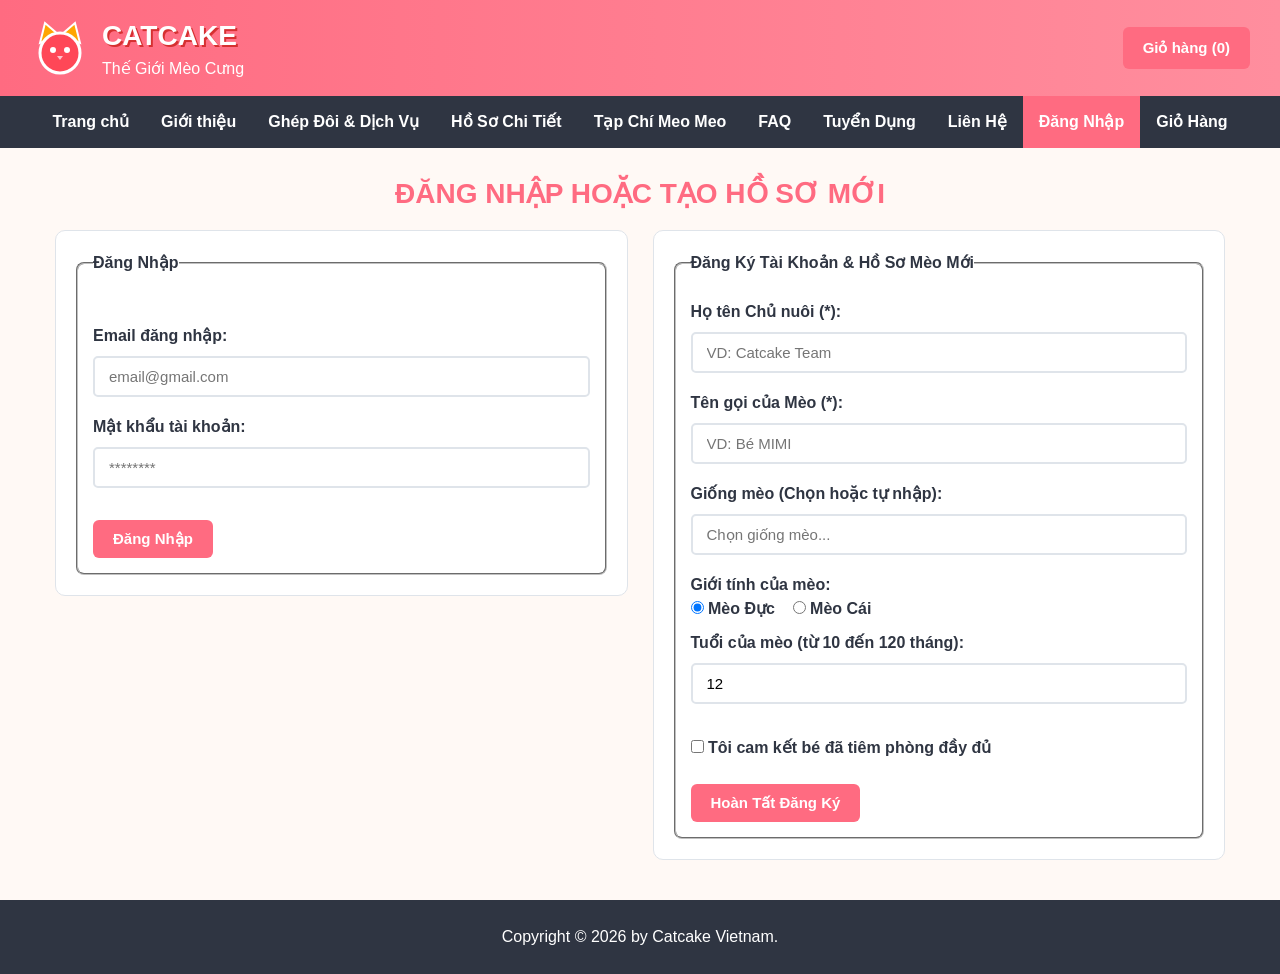
<file: login.html>
<!DOCTYPE html>
<html lang="vi">
<head>
    <meta charset="UTF-8">
    <meta name="viewport" content="width=device-width, initial-scale=1.0">
    <title>Catcake</title>
    <link rel="stylesheet" href="style.css">
</head>
<body>
    <header>
        <div class="logo-box">
            <svg width="60" height="60">
                <circle cx="30" cy="35" r="20" stroke="white" stroke-width="3" fill="#ff4757" />
            </svg>
            <div>
                <h1>CATCAKE </h1>
                <p>Thế Giới Mèo Cưng</p>
            </div>
        </div>
        <div>
            <a href="cart.html" class="btn">Giỏ hàng (<span id="cart-count">0</span>)</a>
        </div>
    </header>

    <nav>
        <ul>
            <li><a href="index.html">Trang chủ</a></li>
            <li><a href="about.html">Giới thiệu</a></li>
            <li><a href="products.html">Ghép Đôi & Dịch Vụ</a></li>
            <li><a href="product-detail.html">Hồ Sơ Chi Tiết</a></li>
            <li><a href="news.html">Tạp Chí Meo Meo</a></li>
            <li><a href="faq.html">FAQ</a></li>
            <li><a href="careers.html">Tuyển Dụng</a></li>
            <li><a href="contact.html">Liên Hệ</a></li>
            <li><a href="login.html" class="active">Đăng Nhập</a></li>
            <li><a href="cart.html">Giỏ Hàng</a></li>
        </ul>
    </nav>

    <main class="container">
        <h2 class="section-title"> Đăng Nhập Hoặc Tạo Hồ Sơ Mới </h2>

        <section class="grid-2">
            <!-- Phần Đăng Nhập cho người đã có tài khoản (Đã sửa lỗi hiển thị chữ) -->
            <div>
                <form onsubmit="return handleLogin()">
                    <fieldset style="padding: 15px; border-radius: 8px;">
                        <legend><b>Đăng Nhập</b></legend>
                        <br>
                        <label for="login-email">Email đăng nhập:</label>
                        <input type="email" id="login-email" required placeholder="email@gmail.com">

                        <label for="login-pass">Mật khẩu tài khoản:</label>
                        <input type="password" id="login-pass" required placeholder="********">

                        <br><br>
                        <input type="submit" class="btn" value="Đăng Nhập">
                    </fieldset>
                </form>
            </div>

            <!-- Phần Đăng Ký Tài Khoản Mới -->
            <div>
                <form id="regForm">
                    <fieldset style="padding: 15px; border-radius: 8px;">
                        <legend><b>Đăng Ký Tài Khoản & Hồ Sơ Mèo Mới</b></legend>

                        <label for="reg-owner">Họ tên Chủ nuôi (*):</label>
                        <input type="text" id="reg-owner" required placeholder="VD: Catcake Team">

                        <label for="reg-cat">Tên gọi của Mèo (*):</label>
                        <input type="text" id="reg-cat" required placeholder="VD: Bé MIMI">

                        <label for="reg-breed">Giống mèo (Chọn hoặc tự nhập):</label>
                        <input type="text" id="reg-breed" list="breeds" placeholder="Chọn giống mèo...">
                        <datalist id="breeds">
                            <option value="Mèo Ta Việt Nam">
                            <option value="Anh Lông Ngắn (ALN)">
                            <option value="Anh Lông Dài (ALD)">
                            <option value="Scottish Fold (Tai cụp)">
                            <option value="Munchkin Chân Ngắn">
                        </datalist>

                        <label>Giới tính của mèo:</label>
                        <input type="radio" id="g-male" name="catgender" value="Đực" checked>
                        <label for="g-male" style="display:inline;">Mèo Đực</label> &nbsp;&nbsp;
                        <input type="radio" id="g-female" name="catgender" value="Cái">
                        <label for="g-female" style="display:inline;">Mèo Cái</label>

                        <label for="reg-age">Tuổi của mèo (từ 10 đến 120 tháng):</label>
                        <input type="number" id="reg-age" min="10" max="120" value="12">
                        <p id="age-error" style="color:red;"></p>

                        <br>
                        <input type="checkbox" id="vaccine-ok" required>
                        <label for="vaccine-ok" style="display:inline;">Tôi cam kết bé đã tiêm phòng đầy đủ</label>

                        <br><br>
                        <button type="button" class="btn" onclick="validateRegister()">Hoàn Tất Đăng Ký</button>
                    </fieldset>
                </form>
            </div>
        </section>
    </main>

    <footer>
        <p> Copyright &copy; 2026 by Catcake Vietnam.</p>
    </footer>
    <script src="script.js"></script>
    <script>
        function handleLogin() {
            let email = document.getElementById("login-email").value;
            alert("Đăng nhập thành công! Chào mừng " + email + " quay trở lại hệ thống Catcake.");
            return false;
        }

        function validateRegister() {
            let ageInput = document.getElementById("reg-age");
            // Ràng buộc tuổi được kiểm tra bằng phép so sánh cơ bản (Chương 5 - Rẽ nhánh if...else)
            let age = parseInt(ageInput.value);
            let errorMsg = document.getElementById("age-error");
            errorMsg.innerHTML = "";

            if (age < 10) {
                errorMsg.innerHTML = "Mèo dưới 10 tháng tuổi chưa đủ tuổi ghép đôi!";
                return;
            } else if (age > 120) {
                errorMsg.innerHTML = "Số tháng tuổi vượt quá giới hạn cho phép!";
                return;
            }

            let form = document.getElementById("regForm");
            if (!form.checkValidity()) {
                alert("Vui lòng điền đầy đủ Họ tên chủ, Tên mèo và tích cam kết tiêm phòng!");
            } else {
                let owner = document.getElementById("reg-owner").value;
                let cat = document.getElementById("reg-cat").value;
                alert(`Chúc mừng ${owner}! Hồ sơ ghép đôi của bé "${cat}" đã được khởi tạo.`);
                form.reset();
            }
        }
    </script>
</body>
</html>
</file>
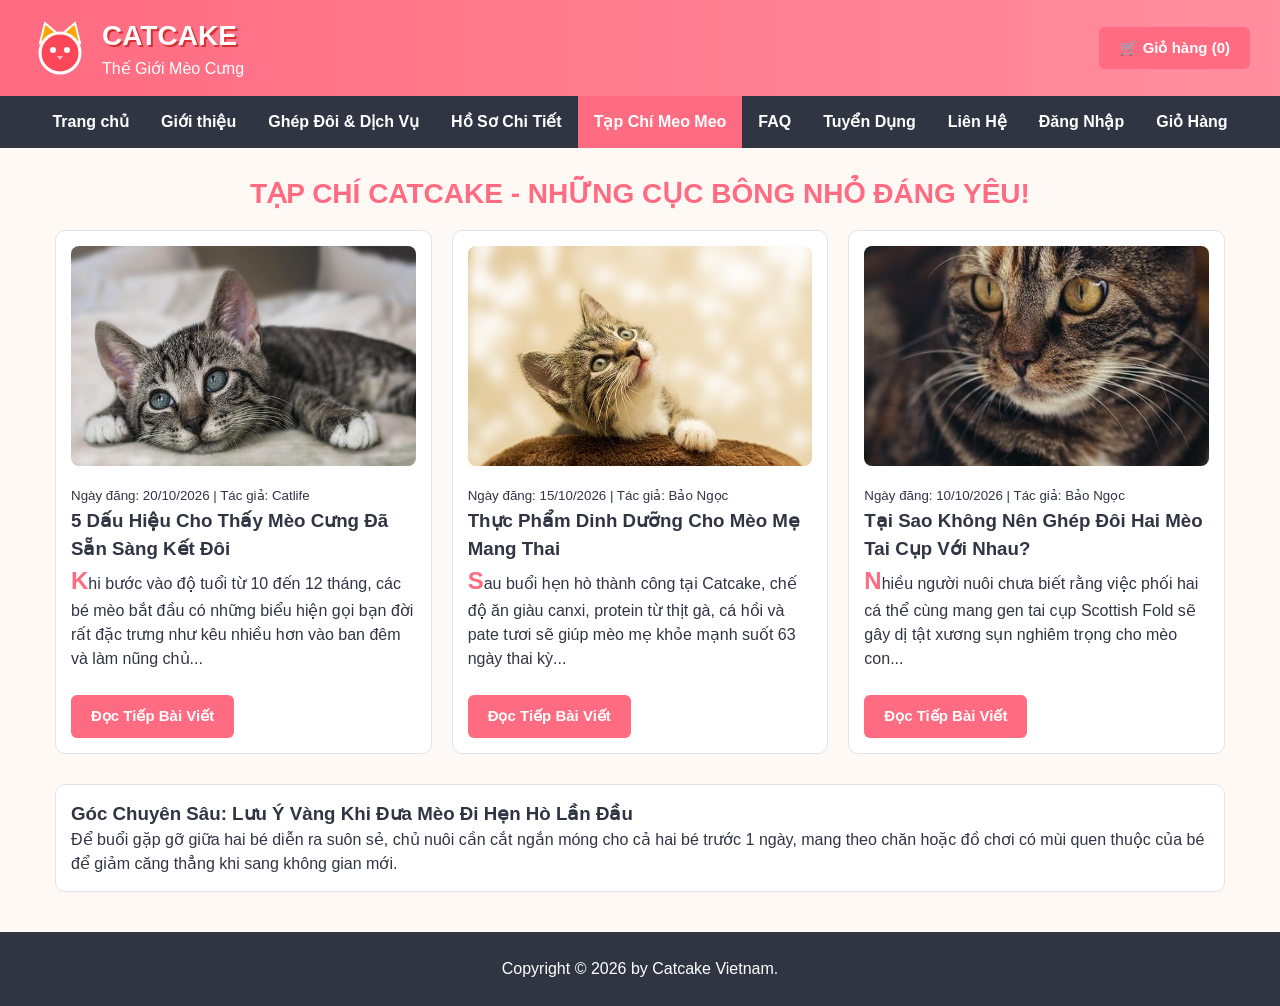
<file: news.html>
<!DOCTYPE html>
<html lang="vi">
<head>
    <meta charset="UTF-8">
    <meta name="viewport" content="width=device-width, initial-scale=1.0">
    <title> Catcake </title>
    <link rel="stylesheet" href="style.css">
    <!-- Internal CSS sử dụng ::first-letter (Chương 3 - Mục 3.3.4) -->
    <style>
        .blog-excerpt::first-letter {
            color: #ff6b81;
            font-size: 2.4rem;
            font-weight: bold;
        }
    </style>
</head>
<body>
    <header>
        <div class="logo-box">
            <svg width="60" height="60">
                <circle cx="30" cy="35" r="20" stroke="white" stroke-width="3" fill="#ff4757" />
            </svg>
            <div>
                <h1>CATCAKE</h1>
                <p>Thế Giới Mèo Cưng</p>
            </div>
        </div>
        <div>
            <a href="cart.html" class="btn">🛒 Giỏ hàng (<span id="cart-count">0</span>)</a>
        </div>
    </header>

    <nav>
        <ul>
            <li><a href="index.html">Trang chủ</a></li>
            <li><a href="about.html">Giới thiệu</a></li>
            <li><a href="products.html">Ghép Đôi & Dịch Vụ</a></li>
            <li><a href="product-detail.html">Hồ Sơ Chi Tiết</a></li>
            <li><a href="news.html" class="active">Tạp Chí Meo Meo</a></li>
            <li><a href="faq.html">FAQ</a></li>
            <li><a href="careers.html">Tuyển Dụng</a></li>
            <li><a href="contact.html">Liên Hệ</a></li>
            <li><a href="login.html">Đăng Nhập</a></li>
            <li><a href="cart.html">Giỏ Hàng</a></li>
        </ul>
    </nav>

    <main class="container">
        <h2 class="section-title"> Tạp Chí Catcake - Những cục bông nhỏ đáng yêu!</h2>

        <section class="grid-3">
            <article class="card">
                <img src="images/news-1.jpg" alt="Bài viết 1">
                <small>Ngày đăng: 20/10/2026 | Tác giả: Catlife</small>
                <h3>5 Dấu Hiệu Cho Thấy Mèo Cưng Đã Sẵn Sàng Kết Đôi</h3>
                <p class="blog-excerpt">Khi bước vào độ tuổi từ 10 đến 12 tháng, các bé mèo bắt đầu có những biểu hiện gọi bạn đời rất đặc trưng như kêu nhiều hơn vào ban đêm và làm nũng chủ...</p>
                <br>
                <a href="#bai-chi-tiet" class="btn">Đọc Tiếp Bài Viết</a>
            </article>

            <article class="card">
                <img src="images/news-2.jpg" alt="Bài viết 2">
                <small>Ngày đăng: 15/10/2026 | Tác giả: Bảo Ngọc</small>
                <h3>Thực Phẩm Dinh Dưỡng Cho Mèo Mẹ Mang Thai</h3>
                <p class="blog-excerpt">Sau buổi hẹn hò thành công tại Catcake, chế độ ăn giàu canxi, protein từ thịt gà, cá hồi và pate tươi sẽ giúp mèo mẹ khỏe mạnh suốt 63 ngày thai kỳ...</p>
                <br>
                <a href="#bai-chi-tiet" class="btn">Đọc Tiếp Bài Viết</a>
            </article>

            <article class="card">
                <img src="images/news-3.jpg" alt="Bài viết 3">
                <small>Ngày đăng: 10/10/2026 | Tác giả: Bảo Ngọc</small>
                <h3>Tại Sao Không Nên Ghép Đôi Hai Mèo Tai Cụp Với Nhau?</h3>
                <p class="blog-excerpt">Nhiều người nuôi chưa biết rằng việc phối hai cá thể cùng mang gen tai cụp Scottish Fold sẽ gây dị tật xương sụn nghiêm trọng cho mèo con...</p>
                <br>
                <a href="#bai-chi-tiet" class="btn">Đọc Tiếp Bài Viết</a>
            </article>
        </section>

        <!-- Liên kết đánh dấu Bookmark #bai-chi-tiet (Chương 2 - Mục 2.2.4) -->
        <section id="bai-chi-tiet" class="card">
            <h3> Góc Chuyên Sâu: Lưu Ý Vàng Khi Đưa Mèo Đi Hẹn Hò Lần Đầu</h3>
            <p>Để buổi gặp gỡ giữa hai bé diễn ra suôn sẻ, chủ nuôi cần cắt ngắn móng cho cả hai bé trước 1 ngày, mang theo chăn hoặc đồ chơi có mùi quen thuộc của bé để giảm căng thẳng khi sang không gian mới.</p>
        </section>
        
    </main>

    <footer>
        <p> Copyright &copy; 2026 by Catcake Vietnam.</p>
    </footer>
    <script src="script.js"></script>
</body>
</html>
</file>
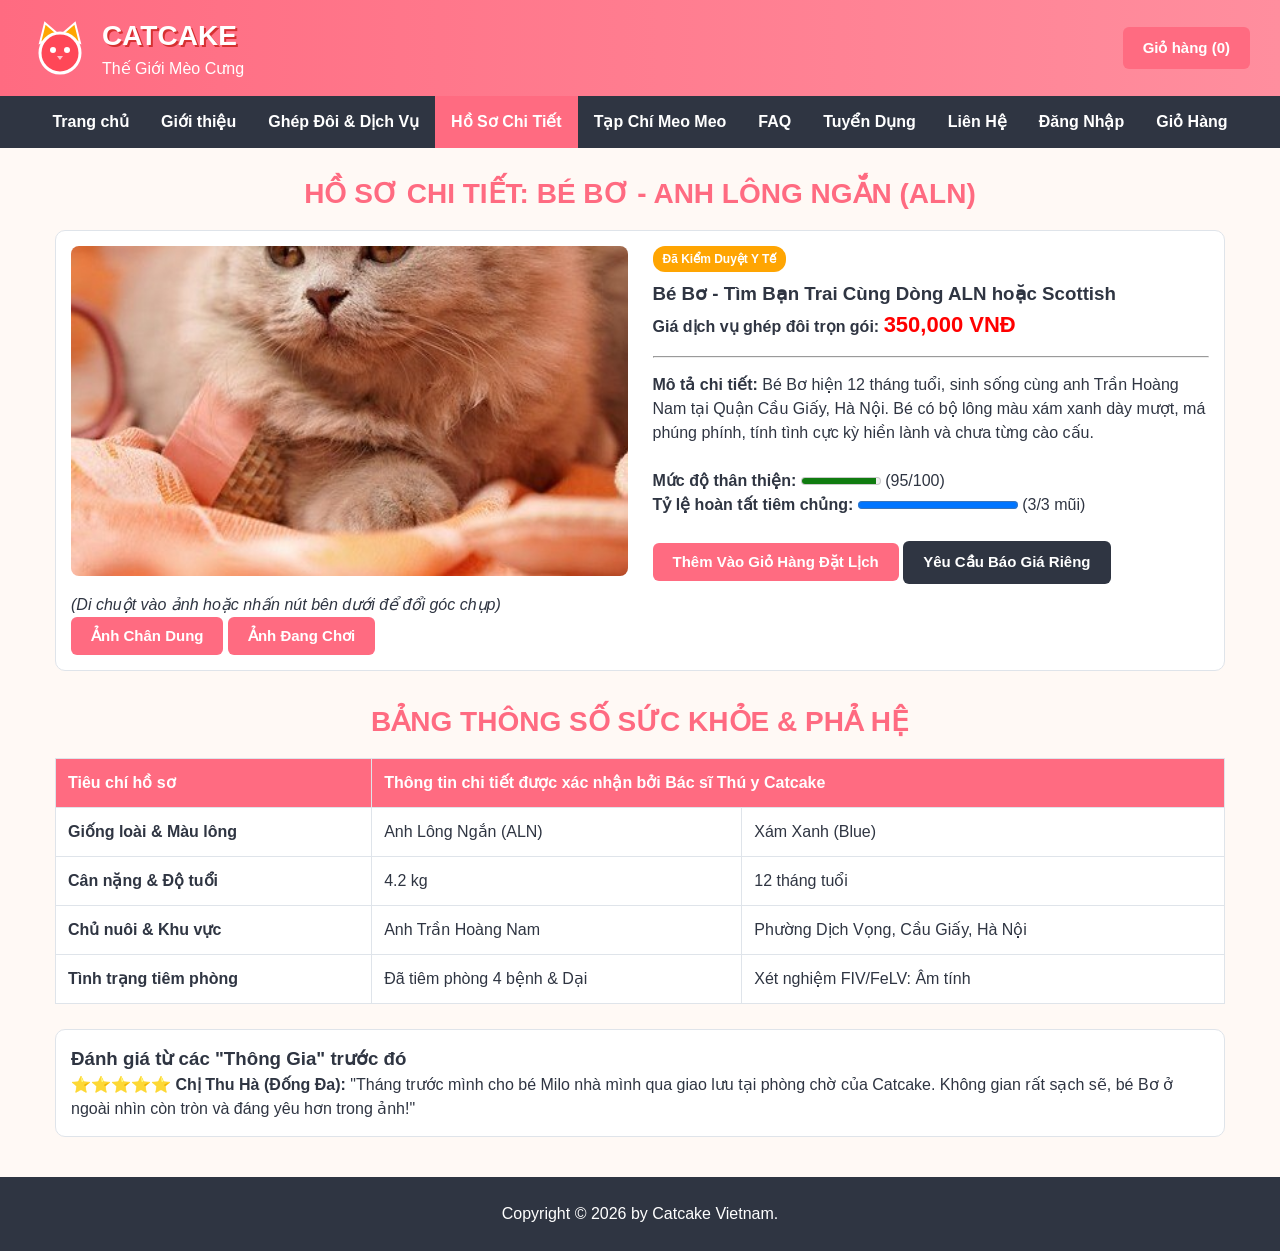
<file: product-detail.html>
<!DOCTYPE html>
<html lang="vi">
<head>
    <meta charset="UTF-8">
    <meta name="viewport" content="width=device-width, initial-scale=1.0">
    <title>Catcake</title>
    <link rel="stylesheet" href="style.css">
</head>
<body>
    <header>
        <div class="logo-box">
            <svg width="60" height="60">
                <circle cx="30" cy="35" r="20" stroke="white" stroke-width="3" fill="#ff4757" />
            </svg>
            <div>
                <h1>CATCAKE</h1>
                <p>Thế Giới Mèo Cưng</p>
            </div>
        </div>
        <div>
            <a href="cart.html" class="btn"> Giỏ hàng (<span id="cart-count">0</span>)</a>
        </div>
    </header>

    <nav>
        <ul>
            <li><a href="index.html">Trang chủ</a></li>
            <li><a href="about.html">Giới thiệu</a></li>
            <li><a href="products.html">Ghép Đôi & Dịch Vụ</a></li>
            <li><a href="product-detail.html" class="active">Hồ Sơ Chi Tiết</a></li>
            <li><a href="news.html">Tạp Chí Meo Meo</a></li>
            <li><a href="faq.html">FAQ</a></li>
            <li><a href="careers.html">Tuyển Dụng</a></li>
            <li><a href="contact.html">Liên Hệ</a></li>
            <li><a href="login.html">Đăng Nhập</a></li>
            <li><a href="cart.html">Giỏ Hàng</a></li>
        </ul>
    </nav>

    <main class="container">
        <h2 class="section-title" id="detail-heading">Hồ Sơ Chi Tiết: Bé Bơ - Anh Lông Ngắn (ALN)</h2>

        <section class="grid-2 card">
            <div>
                <!-- Phóng to ảnh khi rê chuột onmouseover / onmouseout (Chương 5 - Mục 5.1) -->
                <img id="detail-img" src="images/cat-bo.jpg" 
                     alt="Bé Bơ ALN" style="width:100%; height:330px; transition: transform 0.4s ease;"
                     onmouseover="zoomImg()" onmouseout="resetImg()">
                <p><i>(Di chuột vào ảnh hoặc nhấn nút bên dưới để đổi góc chụp)</i></p>
                <button class="btn" id="btn-goc-1" onclick="changeAngle(1)">Ảnh Chân Dung</button>
                <button class="btn" id="btn-goc-2" onclick="changeAngle(2)">Ảnh Đang Chơi</button>
            </div>

            <div>
                <span class="badge">Đã Kiểm Duyệt Y Tế</span>
                <h3 id="detail-title">Bé Bơ - Tìm Bạn Trai Cùng Dòng ALN hoặc Scottish</h3>
                <p><b>Giá dịch vụ ghép đôi trọn gói:</b> <span id="detail-price" style="color:red; font-size:2.2rem; font-weight:bold;">350.000 VNĐ</span></p>
                <hr style="margin: 15px 0;">
                <p id="detail-mota-chuan"><b>Mô tả chi tiết:</b> Bé Bơ hiện 12 tháng tuổi, sinh sống cùng anh Trần Hoàng Nam tại Quận Cầu Giấy, Hà Nội. Bé có bộ lông màu xám xanh dày mượt, má phúng phính, tính tình cực kỳ hiền lành và chưa từng cào cấu.</p>
                <br>
                <p><b>Mức độ thân thiện:</b> <meter id="detail-meter" min="0" max="100" value="95">95%</meter><span id="detail-meter-text"> (95/100)</span></p>
                <p><b>Tỷ lệ hoàn tất tiêm chủng:</b> <progress id="detail-progress" value="100" max="100">100%</progress><span id="detail-progress-text"> (3/3 mũi)</span></p>
                <br>
                <button class="btn" id="detail-cart-btn" onclick="addToCart('CAT02', 'Gói Hẹn Hò Cùng Bé Bơ', 350000)"> Thêm Vào Giỏ Hàng Đặt Lịch</button>
                <a href="contact.html" class="btn" style="background-color:#2f3542;">Yêu Cầu Báo Giá Riêng</a>
            </div>
        </section>

        <!-- Bảng thông số kỹ thuật / Hồ sơ thú y (Sử dụng colspan Chương 2 - Mục 2.2.3) -->
        <h3 class="section-title">Bảng Thông Số Sức Khỏe & Phả Hệ</h3>
        <table>
            <thead>
                <tr>
                    <th>Tiêu chí hồ sơ</th>
                    <th colspan="2">Thông tin chi tiết được xác nhận bởi Bác sĩ Thú y Catcake</th>
                </tr>
            </thead>
            <tbody>
                <tr>
                    <td><b>Giống loài &amp; Màu lông</b></td>
                    <td id="detail-giong">British Shorthair (Anh Lông Ngắn)</td>
                    <td id="detail-color">Màu Xám Xanh (Blue)</td>
                </tr>
                <tr>
                    <td><b>Cân nặng &amp; Độ tuổi</b></td>
                    <td id="detail-weight">4.2 kg</td>
                    <td id="detail-age">12 tháng tuổi</td>
                </tr>
                <tr>
                    <td><b>Chủ nuôi &amp; Khu vực</b></td>
                    <td id="detail-owner">Anh Trần Hoàng Nam</td>
                    <td id="detail-location">Phường Dịch Vọng, Cầu Giấy, Hà Nội</td>
                </tr>
                <tr>
                    <td><b>Tình trạng tiêm phòng</b></td>
                    <td id="detail-vaccine">Đã tiêm phòng 4 bệnh &amp; Dại</td>
                    <td id="detail-test">Xét nghiệm FIV/FeLV: Âm tính</td>
                </tr>
            </tbody>
        </table>

        <!-- Đánh giá từ khách hàng -->
        <section class="card" style="margin-top: 25px;">
            <h3> Đánh giá từ các "Thông Gia" trước đó</h3>
            <p id="detail-review">⭐⭐⭐⭐⭐ <b>Chị Thu Hà (Đống Đa):</b> "Tháng trước mình cho bé Milo nhà mình qua giao lưu tại phòng chờ của Catcake. Không gian rất sạch sẽ, bé Bơ ở ngoài nhìn còn tròn và đáng yêu hơn trong ảnh!"</p>
        </section>
    </main>

    <footer>
        <p> Copyright &copy; 2026 by Catcake Vietnam.</p>
    </footer>
    <script src="script.js"></script>
    <script>
        // Dữ liệu của hồ sơ đang hiển thị trên trang (dùng chung cho zoom & đổi góc chụp)
        let hoSoHienTai = null;

        function zoomImg() {
            // Phóng to thật sự bằng transform scale (Chương 3 - Mục 3.5.12)
            document.getElementById("detail-img").style.transform = "scale(1.08)";
        }
        function resetImg() {
            document.getElementById("detail-img").style.transform = "scale(1)";
        }
        function changeAngle(type) {
            let img = document.getElementById("detail-img");
            if (type === 1) {
                img.src = hoSoHienTai.hinh;
            } else {
                img.src = hoSoHienTai.hinhGoc2;
            }
        }

        // Đọc mã hồ sơ CAT01 - CAT06 trên URL ?ma=... (Chương 5 - BOM: window.location)
        function docMaHoSoTrenURL() {
            let thamSo = window.location.search.replace("?", "");
            for (let capThamSo of thamSo.split("&")) {
                let cap = capThamSo.split("=");
                if (cap[0] === "ma") {
                    return cap[1];
                }
            }
            return "";
        }

        // Đổ dữ liệu hồ sơ được chọn vào toàn bộ phần tử của trang
        function renderDetail() {
            let ma = docMaHoSoTrenURL();

            // Không truyền tham số hoặc mã không tồn tại -> mặc định hiển thị hồ sơ Bơ (CAT02)
            if (chiTietHoSo[ma] === undefined) {
                ma = "CAT02";
            }
            hoSoHienTai = chiTietHoSo[ma];

            // Tiêu đề trình duyệt (Chương 5 - document / DOM)
            document.title = "Chi Tiết Hồ Sơ: Bé " + hoSoHienTai.ten + " - Catcake";

            // Tiêu đề lớn + ảnh
            document.getElementById("detail-heading").innerHTML = "Hồ Sơ Chi Tiết: Bé " + hoSoHienTai.ten + " - " + hoSoHienTai.giong;
            document.getElementById("detail-img").src = hoSoHienTai.hinh;
            document.getElementById("detail-img").alt = "Bé " + hoSoHienTai.ten;

            // Thông tin gói hẹn hò
            document.getElementById("detail-title").innerHTML = hoSoHienTai.tieuDe;
            document.getElementById("detail-price").innerHTML = hoSoHienTai.gia.toLocaleString() + " VNĐ";
            document.getElementById("detail-mota-chuan").innerHTML = "<b>Mô tả chi tiết:</b> " + hoSoHienTai.motaChiTiet;

            // Thanh meter & progress (Chương 5 - thay đổi thuộc tính phần tử)
            document.getElementById("detail-meter").setAttribute("value", hoSoHienTai.thanThien);
            document.getElementById("detail-meter-text").innerHTML = " (" + hoSoHienTai.thanThien + "/100)";
            document.getElementById("detail-progress").setAttribute("value", Math.round(hoSoHienTai.muiTiem * 100 / hoSoHienTai.tongMui));
            document.getElementById("detail-progress-text").innerHTML = " (" + hoSoHienTai.muiTiem + "/" + hoSoHienTai.tongMui + " mũi)";

            // Nút giỏ hàng theo đúng bé đang xem (tiêu đề & giá khớp products.html)
            document.getElementById("detail-cart-btn").setAttribute("onclick",
                "addToCart('" + ma + "', '" + hoSoHienTai.goiCart + "', " + hoSoHienTai.gia + ")");

            // Bảng thông số sức khỏe & phả hệ
            document.getElementById("detail-giong").innerHTML = hoSoHienTai.giong;
            document.getElementById("detail-color").innerHTML = hoSoHienTai.mauLong;
            document.getElementById("detail-weight").innerHTML = hoSoHienTai.canNang;
            document.getElementById("detail-age").innerHTML = hoSoHienTai.tuoi + " tháng tuổi";
            document.getElementById("detail-owner").innerHTML = hoSoHienTai.chuNuoi;
            document.getElementById("detail-location").innerHTML = hoSoHienTai.khuVuc;
            document.getElementById("detail-vaccine").innerHTML = hoSoHienTai.tiemPhong;
            document.getElementById("detail-test").innerHTML = hoSoHienTai.xetNghiem;

            // Đánh giá của "thông gia" đã từng ghép đôi với bé này
            document.getElementById("detail-review").innerHTML = hoSoHienTai.danhGia;

            // Bé chưa có ảnh góc thứ 2 -> ẩn nút "Ảnh Đang Chơi" (display: none - Chương 3)
            if (hoSoHienTai.hinhGoc2 === "") {
                document.getElementById("btn-goc-2").style.display = "none";
            }
        }

        renderDetail();
    </script>
</body>
</html>
</file>
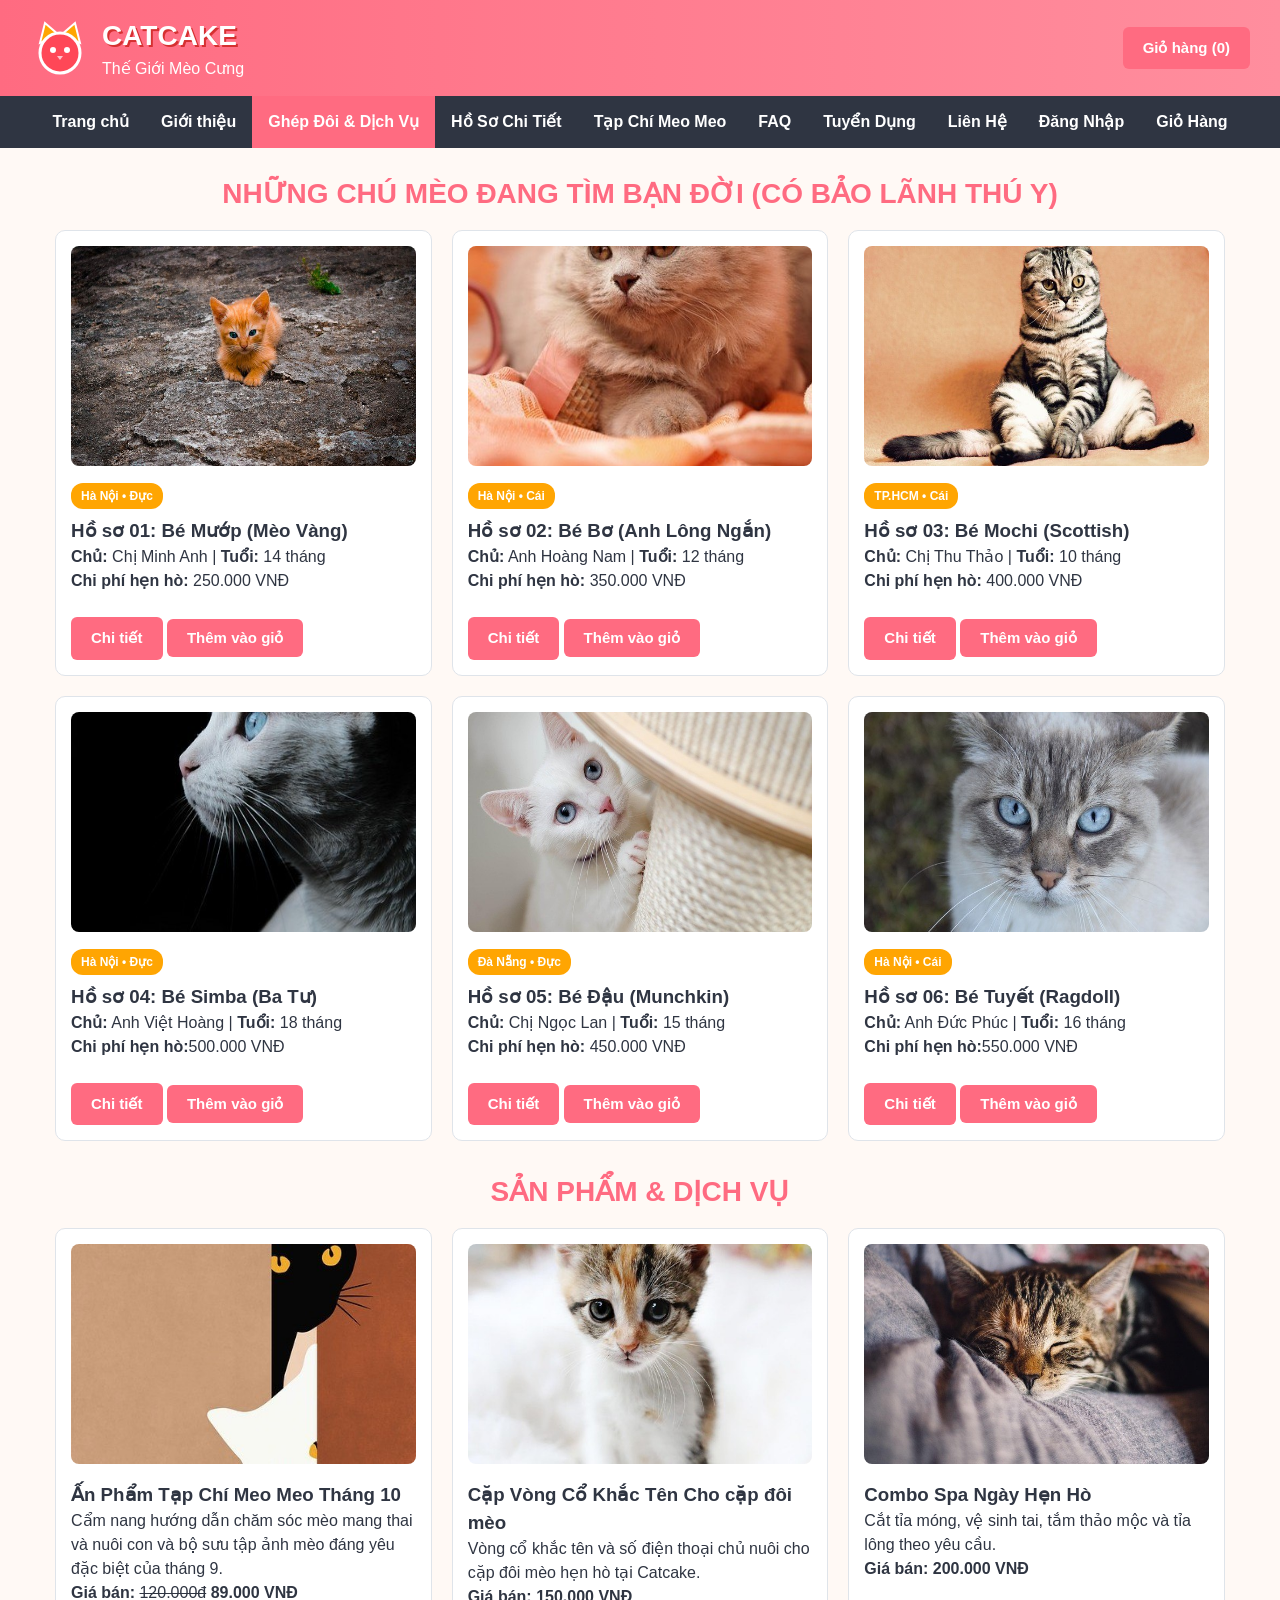
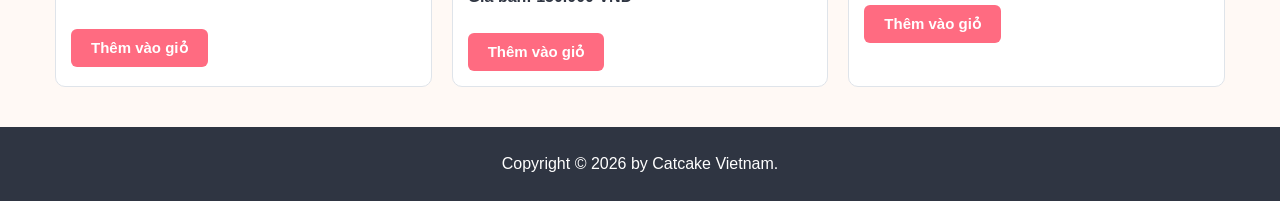
<file: products.html>
<!DOCTYPE html>
<html lang="vi">
<head>
    <meta charset="UTF-8">
    <meta name="viewport" content="width=device-width, initial-scale=1.0">
    <title> Catcake</title>
    <link rel="stylesheet" href="style.css">
</head>
<body>
    <header>
        <div class="logo-box">
            <svg width="60" height="60">
                <circle cx="30" cy="35" r="20" stroke="white" stroke-width="3" fill="#ff4757" />
            </svg>
            <div>
                <h1>CATCAKE</h1>
                <p>Thế Giới Mèo Cưng</p>
            </div>
        </div>
        <div>
            <a href="cart.html" class="btn"> Giỏ hàng (<span id="cart-count">0</span>)</a>
        </div>
    </header>

    <nav>
        <ul>
            <li><a href="index.html">Trang chủ</a></li>
            <li><a href="about.html">Giới thiệu</a></li>
            <li><a href="products.html" class="active">Ghép Đôi & Dịch Vụ</a></li>
            <li><a href="product-detail.html">Hồ Sơ Chi Tiết</a></li>
            <li><a href="news.html">Tạp Chí Meo Meo</a></li>
            <li><a href="faq.html">FAQ</a></li>
            <li><a href="careers.html">Tuyển Dụng</a></li>
            <li><a href="contact.html">Liên Hệ</a></li>
            <li><a href="login.html">Đăng Nhập</a></li>
            <li><a href="cart.html">Giỏ Hàng</a></li>
        </ul>
    </nav>

    <main class="container">
        <h2 class="section-title">Những Chú Mèo Đang Tìm Bạn Đời (Có Bảo Lãnh Thú Y)</h2>
        <section class="grid-3">
            <div class="card">
                <img src="images/cat-muop.jpg" alt="Mèo Mướp">
                <span class="badge">Hà Nội • Đực</span>
                <h3>Hồ sơ 01: Bé Mướp (Mèo Vàng)</h3>
                <p><b>Chủ:</b> Chị Minh Anh | <b>Tuổi:</b> 14 tháng</p>
                
                <p><b>Chi phí hẹn hò:</b> 250.000 VNĐ</p>
                <br>
                <a href="product-detail.html?ma=CAT01" class="btn">Chi tiết</a>
                <button class="btn" onclick="addToCart('CAT01', 'Gói Hẹn Hò Cùng Bé Mướp', 250000)">Thêm vào giỏ</button>
            </div>

            <div class="card">
                <img src="images/cat-bo.jpg" alt="Mèo Bơ">
                <span class="badge">Hà Nội • Cái</span>
                <h3>Hồ sơ 02: Bé Bơ (Anh Lông Ngắn)</h3>
                <p><b>Chủ:</b> Anh Hoàng Nam | <b>Tuổi:</b> 12 tháng</p>
               
                <p><b>Chi phí hẹn hò:</b> 350.000 VNĐ</p>
                <br>
                <a href="product-detail.html?ma=CAT02" class="btn">Chi tiết</a>
                <button class="btn" onclick="addToCart('CAT02', 'Gói Hẹn Hò Cùng Bé Bơ', 350000)">Thêm vào giỏ</button>
            </div>

            <div class="card">
                <img src="images/cat-mochi.jpg" alt="Mèo Mochi">
                <span class="badge">TP.HCM • Cái</span>
                <h3>Hồ sơ 03: Bé Mochi (Scottish)</h3>
                <p><b>Chủ:</b> Chị Thu Thảo | <b>Tuổi:</b> 10 tháng</p>
              
                <p><b>Chi phí hẹn hò:</b> 400.000 VNĐ</p>
                <br>
                <a href="product-detail.html?ma=CAT03" class="btn">Chi tiết</a>
                <button class="btn" onclick="addToCart('CAT03', 'Gói Hẹn Hò Cùng Bé Mochi', 400000)">Thêm vào giỏ</button>
            </div>

            <div class="card">
                <img src="images/cat-simba.jpg" alt="Mèo Simba">
                <span class="badge">Hà Nội • Đực</span>
                <h3>Hồ sơ 04: Bé Simba (Ba Tư)</h3>
                <p><b>Chủ:</b> Anh Việt Hoàng | <b>Tuổi:</b> 18 tháng</p>
               
                <p><b>Chi phí hẹn hò:</b>500.000 VNĐ</p>
                <br>
                <a href="product-detail.html?ma=CAT04" class="btn">Chi tiết</a>
                <button class="btn" onclick="addToCart('CAT04', 'Gói Hẹn Hò Cùng Bé Simba', 500000)">Thêm vào giỏ</button>
            </div>

            <div class="card">
                <img src="images/cat-dau.jpg" alt="Mèo Đậu Đậu">
                <span class="badge">Đà Nẵng • Đực</span>
                <h3>Hồ sơ 05: Bé Đậu (Munchkin)</h3>
                <p><b>Chủ:</b> Chị Ngọc Lan | <b>Tuổi:</b> 15 tháng</p>
               
                <p><b>Chi phí hẹn hò:</b> 450.000 VNĐ</p>
                <br>
                <a href="product-detail.html?ma=CAT05" class="btn">Chi tiết</a>
                <button class="btn" onclick="addToCart('CAT05', 'Gói Hẹn Hò Cùng Bé Đậu', 450000)">Thêm vào giỏ</button>
            </div>

            <div class="card">
                <img src="images/cat-tuyet.jpg" alt="Mèo Tuyết">
                <span class="badge">Hà Nội • Cái</span>
                <h3>Hồ sơ 06: Bé Tuyết (Ragdoll)</h3>
                <p><b>Chủ:</b> Anh Đức Phúc | <b>Tuổi:</b> 16 tháng</p>
              
                <p><b>Chi phí hẹn hò:</b>550.000 VNĐ</p>
                <br>
                <a href="product-detail.html?ma=CAT06" class="btn">Chi tiết</a>
                <button class="btn" onclick="addToCart('CAT06', 'Gói Hẹn Hò Cùng Bé Tuyết', 550000)">Thêm vào giỏ</button>
            </div>
        </section>

        <h2 class="section-title"> Sản Phẩm & Dịch Vụ</h2>
        <section class="grid-3">
            <div class="card">
                <img src="images/product-magazine.jpg" alt="Tạp chí in">
                <h3>Ấn Phẩm Tạp Chí Meo Meo Tháng 10</h3>
                <p>Cẩm nang hướng dẫn chăm sóc mèo mang thai và nuôi con và bộ sưu tập ảnh mèo đáng yêu đặc biệt của tháng 9.</p>
                <p><b>Giá bán:</b> <del>120.000đ</del> <b>89.000 VNĐ</b></p>
                <br>
                <button class="btn" onclick="addToCart('PRD01', 'Tạp chí Catcake Số Tháng 10', 89000)">Thêm vào giỏ</button>
            </div>

            <div class="card">
                <img src="images/product-collar.jpg" alt="Vòng cổ">
                <h3>Cặp Vòng Cổ Khắc Tên Cho cặp đôi mèo</h3>
                <p>Vòng cổ khắc tên và số điện thoại chủ nuôi cho cặp đôi mèo hẹn hò tại Catcake.</p>
                <p><b>Giá bán:</b> <b>150.000 VNĐ</b></p>
                <br>
                <button class="btn" onclick="addToCart('PRD02', 'Cặp Vòng Cổ Cặp Đôi Mèo', 150000)">Thêm vào giỏ</button>
            </div>

            <div class="card">
                <img src="images/product-spa.jpg" alt="Spa">
                <h3>Combo Spa Ngày Hẹn Hò</h3>
                <p>Cắt tỉa móng, vệ sinh tai, tắm thảo mộc và tỉa lông theo yêu cầu.</p>
                <p><b>Giá bán:</b> <b>200.000 VNĐ</b></p>
                <br>
                <button class="btn" onclick="addToCart('PRD03', 'Combo Spa Tắm Thơm Mèo', 200000)">Thêm vào giỏ</button>
            </div>
        </section>
    </main>

    <footer>
        <p> Copyright &copy; 2026 by Catcake Vietnam.</p>
    </footer>
    <script src="script.js"></script>
</body>
</html>
</file>
<file: style.css>
/* Khai báo biến toàn cục tại :root (Chương 3 - Mục 3.3.3) */
:root {
    --primary-color: #ff6b81;
    --secondary-color: #ffa502;
    --bg-light: #fff9f5;
    --text-dark: #2f3542;
    --white: #ffffff;
    --gray-border: #dfe4ea;
}

/* Reset CSS & Box-sizing (Chương 3 - Mục 3.5.3.4) */
* {
    box-sizing: border-box;
    margin: 0;
    padding: 0;
}

html {
    font-size: 62.5%; /* Quy đổi 1rem = 10px (Chương 3 - Mục 3.4.2) */
}

body {
    font-family: 'Segoe UI', Tahoma, Geneva, Verdana, sans-serif;
    font-size: 1.6rem;
    line-height: 1.5;
    background-color: var(--bg-light);
    color: var(--text-dark);
}


/* Đổi màu khi bôi đen văn bản ::selection (Chương 3 - Mục 3.3.4) */
::selection {
    background: var(--primary-color);
    color: var(--white);
}

/* Header & Logo SVG (Chương 4 - Mục 4.1.1 & Flexbox 4.4) */
header {
    background: linear-gradient(to right, #ff6b81, #ff8e9e);
    color: var(--white);
    padding: 15px 30px;
    display: flex;
    justify-content: space-between;
    align-items: center;
    flex-wrap: wrap;
}

.logo-box {
    display: flex;
    align-items: center;
}

.logo-box svg {
    margin-right: 12px;
    animation: bounce 2s ease-in-out infinite; /* Animation Chương 3 - 3.5.13 */
}

.logo-box h1 {
    font-size: 2.8rem;
    text-shadow: 2px 2px #d63031;
}

/* Hiệu ứng @keyframes bounce (Chương 3 - Mục 3.5.13) */
@keyframes bounce {
    0%, 20%, 50%, 80%, 100% {
        transform: translateY(0);
    }
    40% {
        transform: translateY(-8px);
    }
    60% {
        transform: translateY(-4px);
    }
}

/* Thanh điều hướng Navigation Bar dính trên top (Chương 3 - 3.5.7 & 3.6.2) */
nav {
    background-color: var(--text-dark);
    position: sticky;
    top: 0;
    z-index: 999;
}

nav ul {
    list-style-type: none;
    display: flex;
    justify-content: center;
    flex-wrap: wrap;
}

nav ul li a {
    display: block;
    color: var(--white);
    text-decoration: none;
    padding: 14px 16px;
    font-weight: bold;
    transition: background-color 0.3s ease, color 0.3s ease;
}

/* Thứ tự trạng thái liên kết (Chương 3 - Mục 3.6.1) */
nav ul li a:link, nav ul li a:visited {
    color: var(--white);
}

nav ul li a:hover, nav ul li a.active {
    background-color: var(--primary-color);
    color: var(--white);
}

nav ul li a:active {
    background-color: var(--secondary-color);
}

/* Khung chứa nội dung chính */
.container {
    width: 100%;
    max-width: 1200px;
    margin: 20px auto;
    padding: 0 15px;
}

.section-title {
    text-align: center;
    color: var(--primary-color);
    font-size: 2.8rem;
    margin: 25px 0 15px 0;
    text-transform: uppercase;
}

/* Hệ thống lưới CSS Grid 3 cột (Chương 4 - Mục 4.3) */
.grid-3 {
    display: grid;
    grid-template-columns: repeat(3, 1fr);
    gap: 20px;
    margin-bottom: 30px;
}

.grid-2 {
    display: grid;
    grid-template-columns: 1fr 1fr;
    gap: 25px;
    margin-bottom: 30px;
}

/* Thẻ Card dùng chung với hiệu ứng Transition & Transform (Chương 3 - 3.5.11 & 3.5.12) */
.card {
    background-color: var(--white);
    border: 1px solid var(--gray-border);
    border-radius: 10px;
    padding: 15px;
    transition: transform 0.3s ease;
}

.card:hover {
    transform: scale(1.02);
    border-color: var(--primary-color);
}

/* Thẻ Card dùng chung với hiệu ứng Transition & Transform (Chương 3 - 3.5.11 & 3.5.12)
   Ảnh các card đã được crop đồng bộ tỉ lệ 1.7021 nên khung 375 x 220 không bị méo */
.card img {
    width: 100%;
    height: 220px;
    border-radius: 8px;
    margin-bottom: 10px;
}

.badge {
    display: inline-block;
    background-color: var(--secondary-color);
    color: var(--white);
    padding: 4px 10px;
    border-radius: 12px;
    font-size: 1.2rem;
    font-weight: bold;
    margin-bottom: 8px;
}

/* Định dạng Nút bấm Button (Chương 3 - Mục 3.6.6) */
.btn {
    display: inline-block;
    background-color: var(--primary-color);
    color: var(--white);
    border: none;
    padding: 10px 20px;
    border-radius: 6px;
    font-size: 1.5rem;
    font-weight: bold;
    cursor: pointer;
    text-decoration: none;
    text-align: center;
    transition: background-color 0.3s ease, transform 0.2s ease;
}

.btn:hover {
    background-color: #ee5253;
}

.btn:active {
    transform: translateY(3px);
}

/* Định dạng Bảng Table (Chương 3 - Mục 3.6.3) */
table {
    width: 100%;
    border-collapse: collapse;
    background-color: var(--white);
    margin: 15px 0;
}

table, th, td {
    border: 1px solid var(--gray-border);
}

th {
    background-color: var(--primary-color);
    color: var(--white);
    padding: 12px;
    text-align: left;
}

td {
    padding: 12px;
    vertical-align: middle;
}

tr:hover {
    background-color: #fff0f3;
}

/* Định dạng Form (Chương 3 - Mục 3.6.4) */
form {
    background-color: var(--white);
    padding: 20px;
    border-radius: 10px;
    border: 1px solid var(--gray-border);
}

label {
    font-weight: bold;
    display: block;
    margin-top: 10px;
}

input[type="text"],
input[type="email"],
input[type="password"],
input[type="tel"],
input[type="number"],
input[type="date"],
select,
textarea {
    width: 100%;
    padding: 10px 14px;
    margin: 8px 0;
    border: 2px solid var(--gray-border);
    border-radius: 5px;
    font-size: 1.5rem;
}

input:focus, select:focus, textarea:focus {
    background-color: #fff9fa;
    border: 2px solid var(--primary-color);
    outline: none;
}

textarea {
    height: 110px;
    resize: none;
}

/* Clearfix xử lý Float (Chương 4 - Mục 4.2) */
.clearfix::after {
    content: "";
    clear: both;
    display: table;
}

/* Chân trang Footer (Chương 4 - Mục 4.1.1) */
footer {
    background-color: var(--text-dark);
    color: var(--white);
    text-align: center;
    padding: 25px 15px;
    margin-top: 40px;
}

/* Thiết kế Web đáp ứng Responsive @media (Chương 4 - Mục 4.1.2) */
@media screen and (max-width: 992px) {
    .grid-3 {
        grid-template-columns: repeat(2, 1fr);
    }
}

@media screen and (max-width: 600px) {
    header {
        flex-direction: column;
        text-align: center;
    }
    nav ul {
        flex-direction: column;
    }
    .grid-3, .grid-2 {
        grid-template-columns: 1fr;
    }
}
</file>
